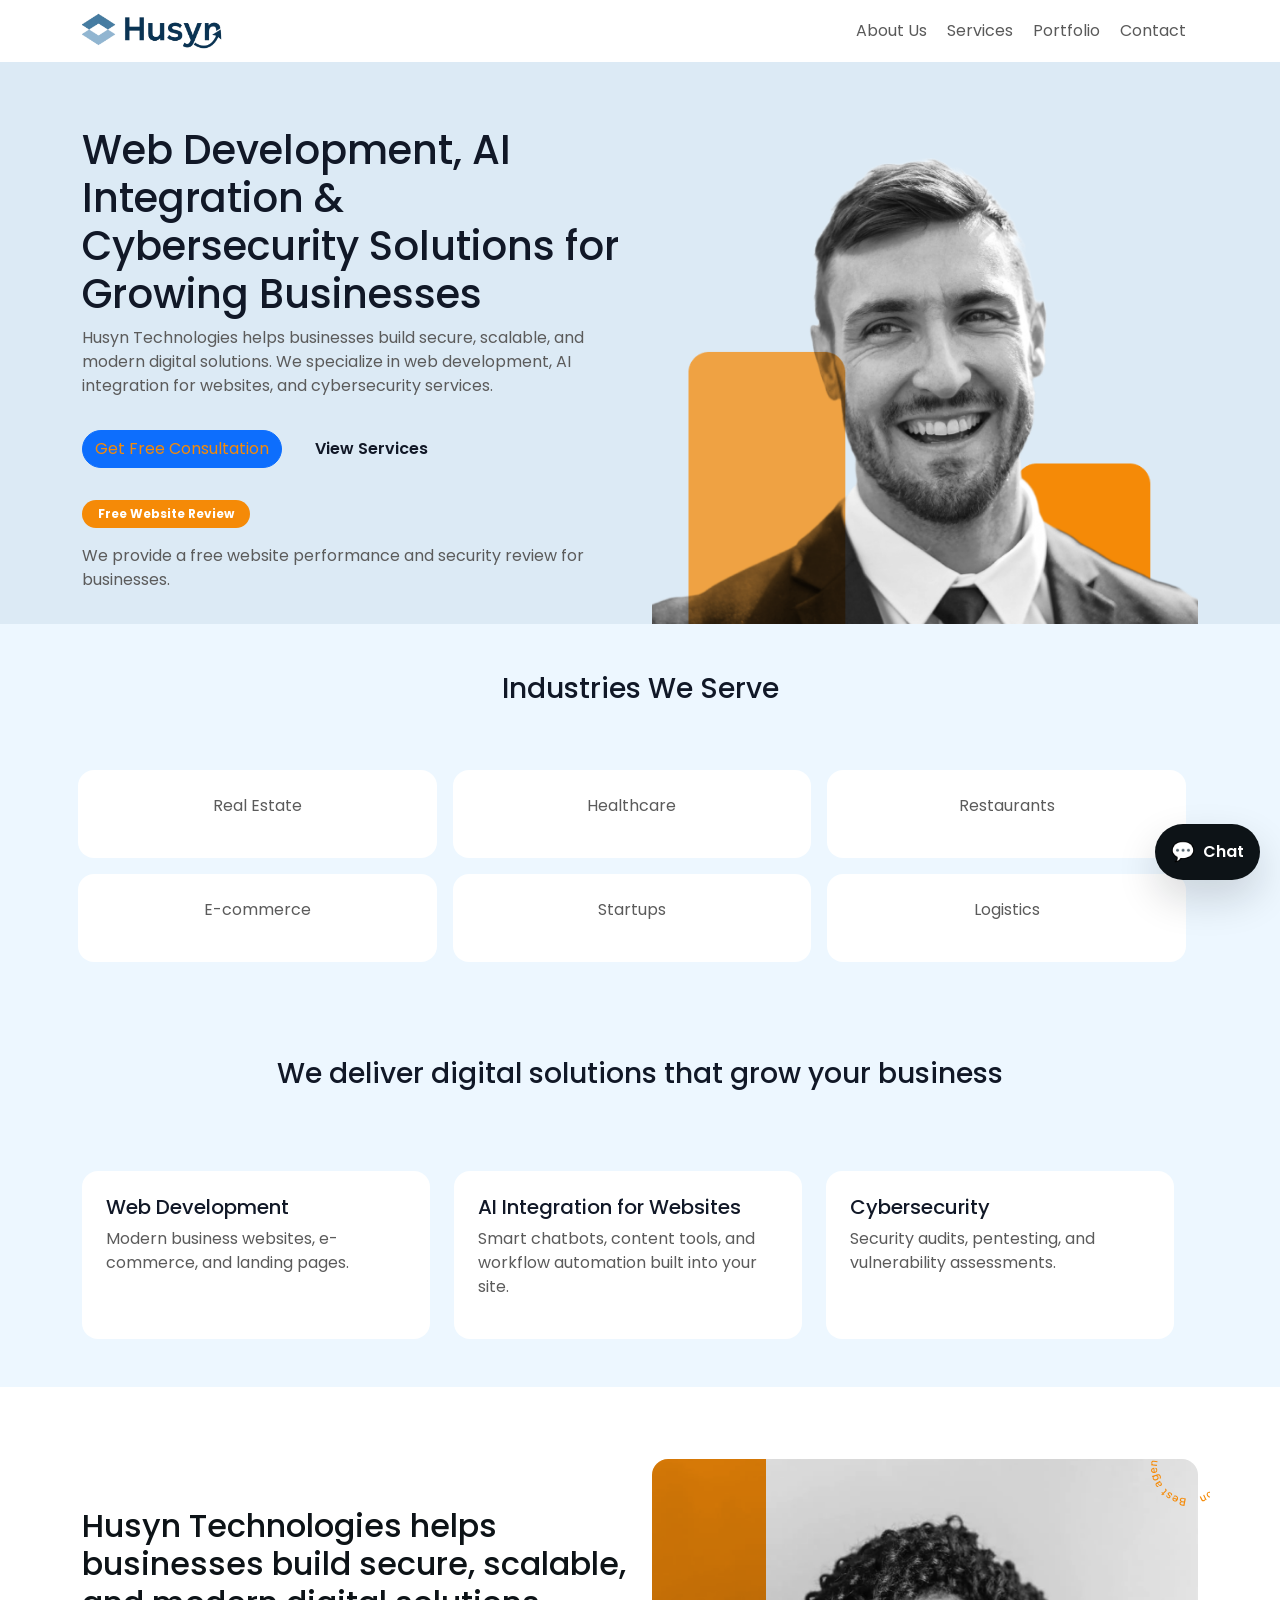
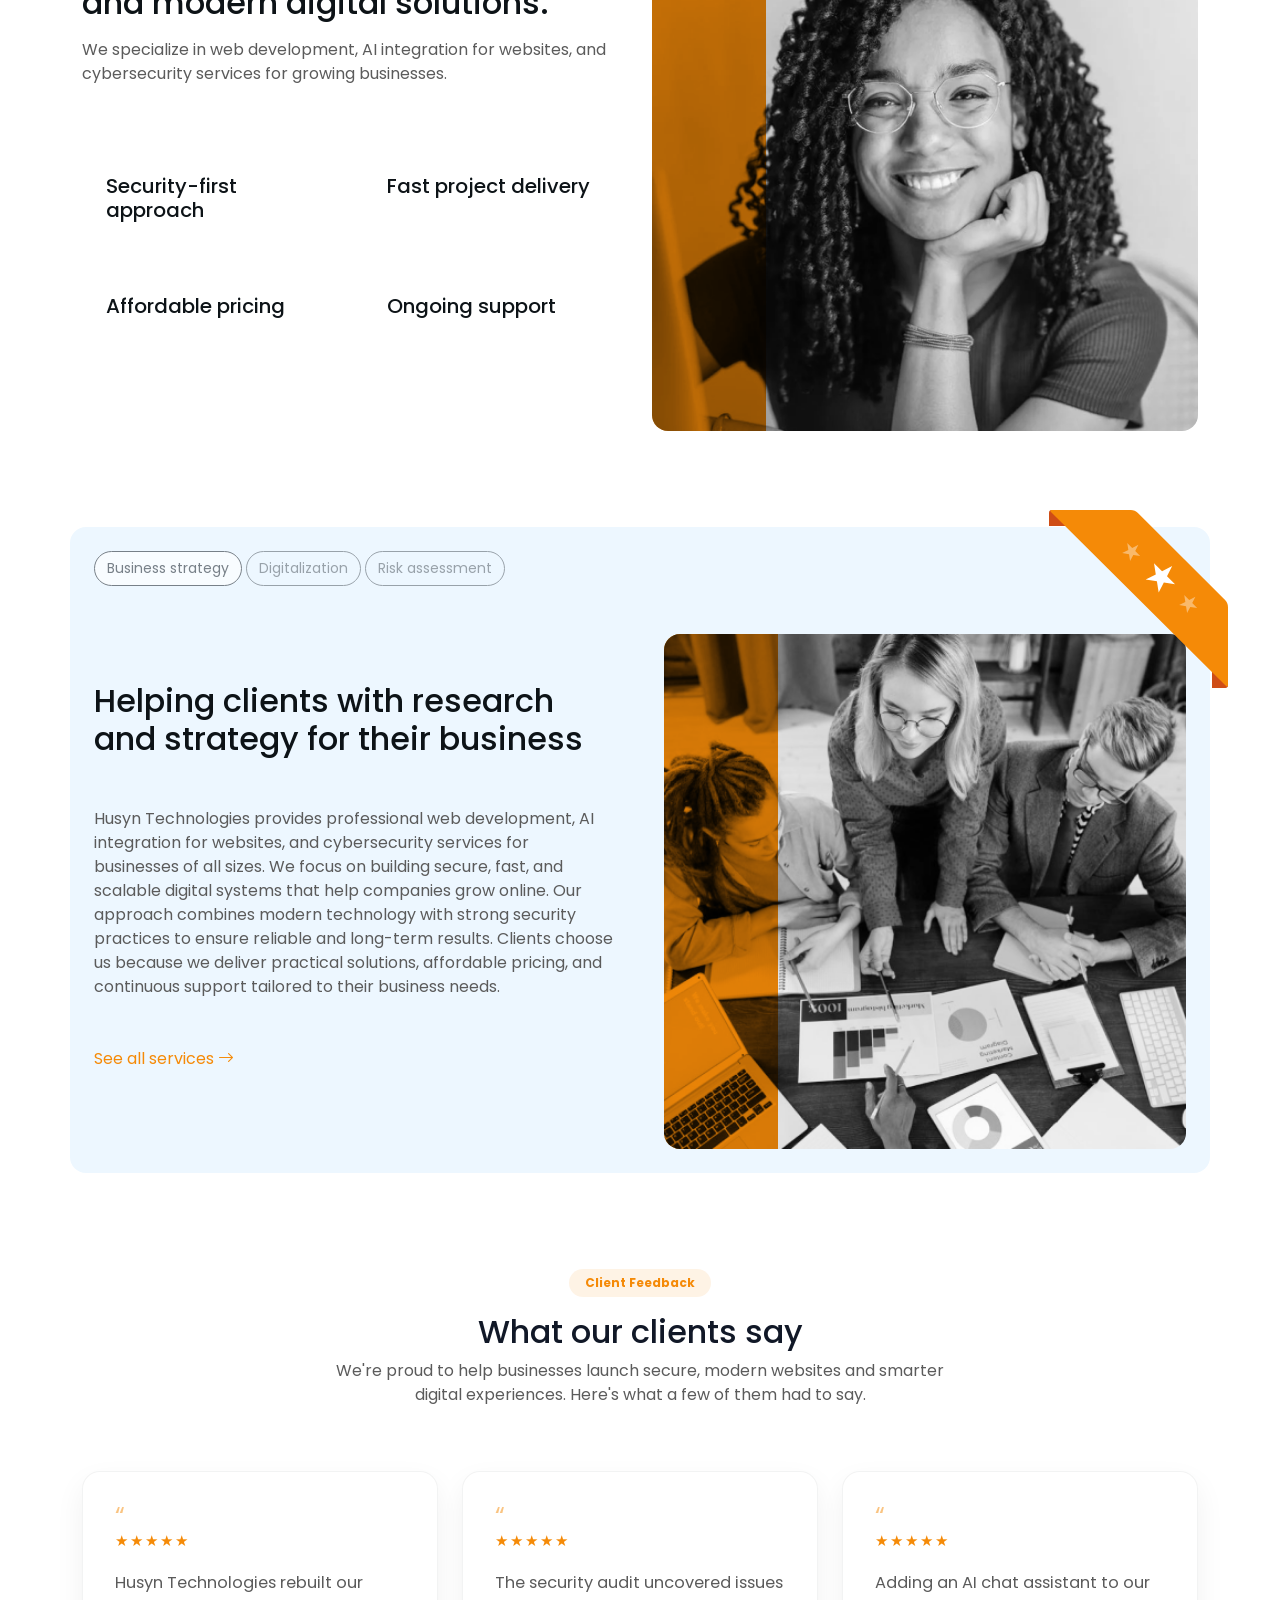
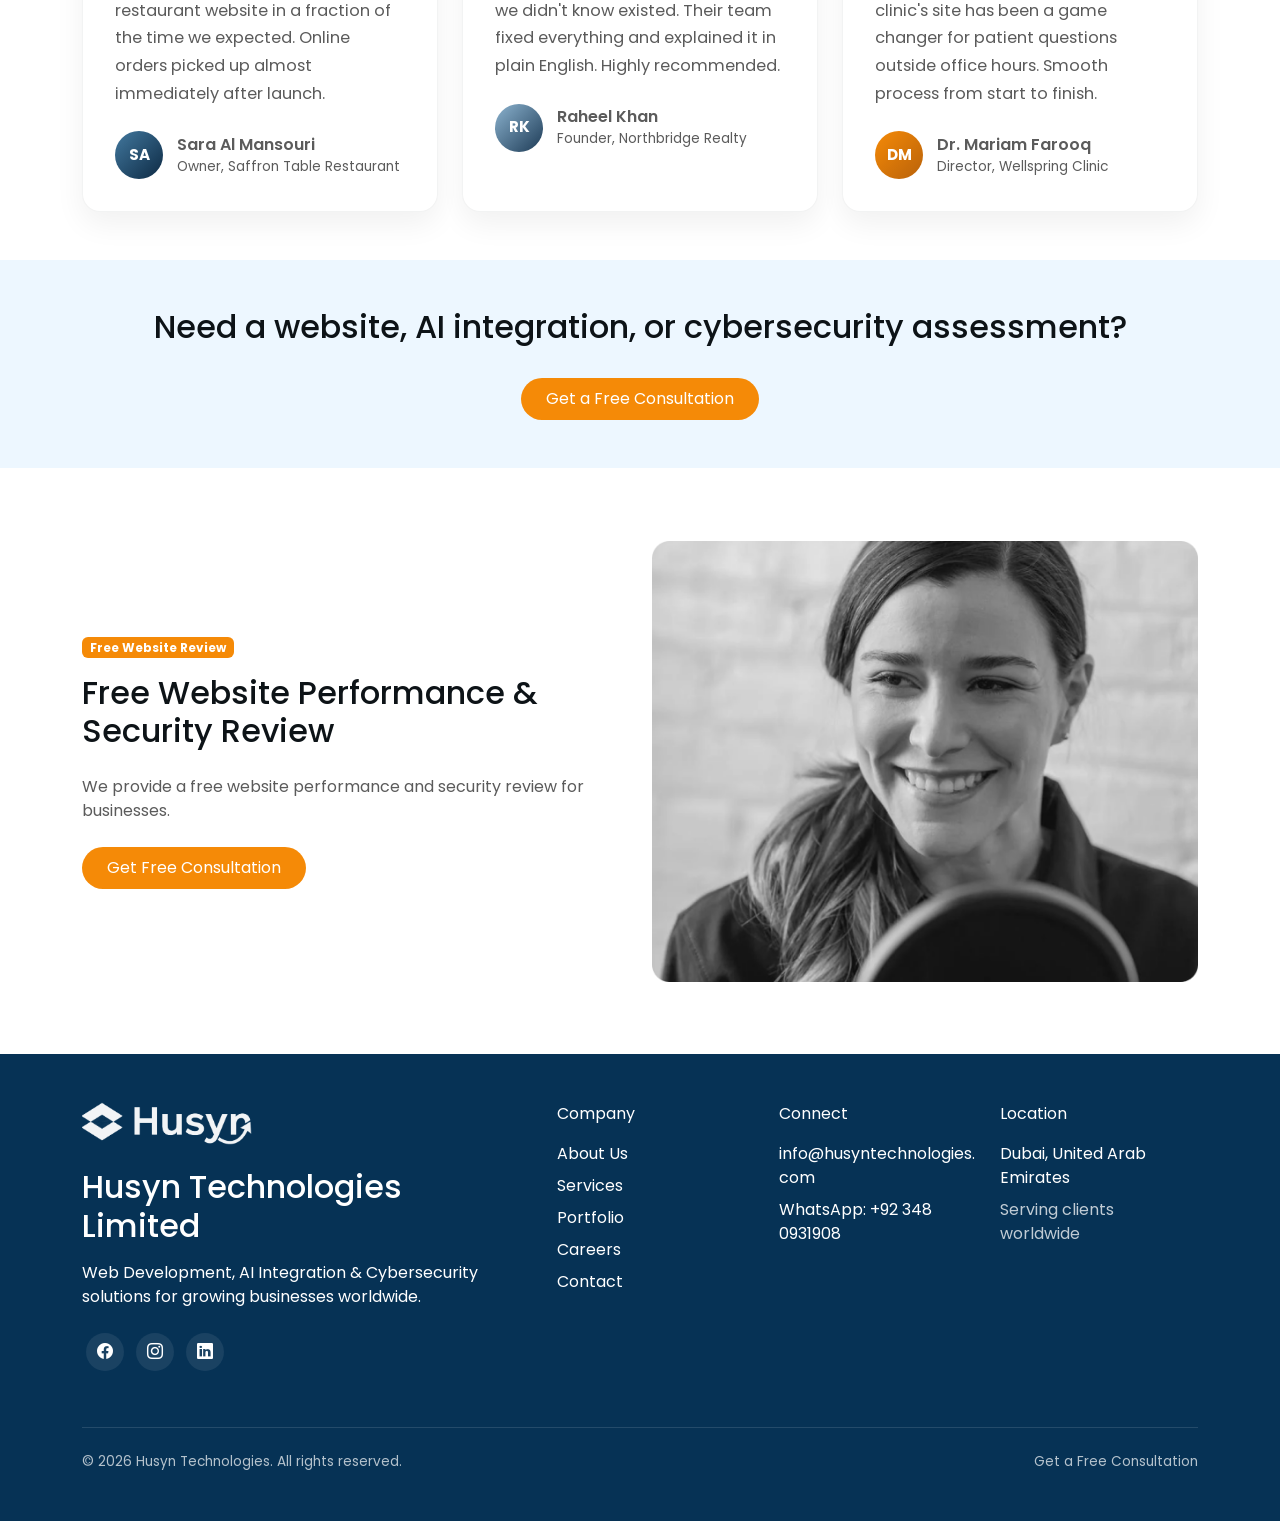
<file: index.html>
<!DOCTYPE html>
<html lang="en">
  <head>
    <meta charset="UTF-8" />
    <meta http-equiv="X-UA-Compatible" content="IE=edge" />
    <meta name="viewport" content="width=device-width, initial-scale=1.0" />
    <title>Husyn Technologies | Web Development, AI Integration & Cybersecurity</title>
    <meta
      name="description"
      content="Husyn Technologies builds secure, scalable websites, AI-powered integrations, and cybersecurity solutions for growing businesses worldwide. Get a free consultation today."
    />
    <meta
      name="keywords"
      content="web development, AI integration, AI integration for websites, cybersecurity, penetration testing, website security audit, Husyn Technologies, Dubai web development"
    />
    <meta name="robots" content="index, follow" />
    <meta name="author" content="Husyn Technologies" />
    <link rel="canonical" href="https://husyntechnologies.com/" />
    <meta name="theme-color" content="#063255" />

    <!-- Open Graph -->
    <meta property="og:type" content="website" />
    <meta property="og:site_name" content="Husyn Technologies" />
    <meta property="og:title" content="Husyn Technologies | Web Development, AI Integration & Cybersecurity" />
    <meta
      property="og:description"
      content="Secure, scalable, modern digital solutions for growing businesses: web development, AI integration for websites, and cybersecurity."
    />
    <meta property="og:url" content="https://husyntechnologies.com/" />
    <meta property="og:image" content="https://husyntechnologies.com/images/og-image.png" />
    <meta property="og:image:width" content="1200" />
    <meta property="og:image:height" content="630" />

    <!-- Twitter -->
    <meta name="twitter:card" content="summary_large_image" />
    <meta name="twitter:title" content="Husyn Technologies | Web Development, AI Integration & Cybersecurity" />
    <meta
      name="twitter:description"
      content="Secure, scalable, modern digital solutions for growing businesses: web development, AI integration for websites, and cybersecurity."
    />
    <meta name="twitter:image" content="https://husyntechnologies.com/images/og-image.png" />

    <!-- Favicons -->
    <link rel="icon" type="image/x-icon" href="./favicon.ico" />
    <link rel="icon" type="image/png" sizes="32x32" href="./images/favicon-32x32.png" />
    <link rel="icon" type="image/png" sizes="16x16" href="./images/favicon-16x16.png" />
    <link rel="apple-touch-icon" sizes="180x180" href="./images/apple-touch-icon.png" />
    <link rel="manifest" href="./site.webmanifest" />

    <!-- Performance: preconnect to third-party origins -->
    <link rel="preconnect" href="https://fonts.googleapis.com" />
    <link rel="preconnect" href="https://fonts.gstatic.com" crossorigin />
    <link rel="preconnect" href="https://cdn.jsdelivr.net" crossorigin />
    <link
      href="https://fonts.googleapis.com/css2?family=Poppins:wght@100;200;300;400;500;600;700;800&display=swap"
      rel="stylesheet"
    />

    <link rel="stylesheet" href="./app.css" />
    <link
      href="https://cdn.jsdelivr.net/npm/bootstrap@5.1.3/dist/css/bootstrap.min.css"
      rel="stylesheet"
      integrity="sha384-1BmE4kWBq78iYhFldvKuhfTAU6auU8tT94WrHftjDbrCEXSU1oBoqyl2QvZ6jIW3"
      crossorigin="anonymous"
    />
    <link
      rel="stylesheet"
      href="https://cdn.jsdelivr.net/npm/bootstrap-icons@1.8.1/font/bootstrap-icons.css"
    />
    <script src="./components/Navbar.js" defer></script>

    <!-- Structured data: Organization -->
    <script type="application/ld+json">
      {
        "@context": "https://schema.org",
        "@type": "Organization",
        "name": "Husyn Technologies",
        "url": "https://husyntechnologies.com/",
        "logo": "https://husyntechnologies.com/images/mylogo.png",
        "description": "Husyn Technologies builds secure, scalable websites, AI-powered integrations, and cybersecurity solutions for growing businesses worldwide.",
        "email": "info@husyntechnologies.com",
        "address": {
          "@type": "PostalAddress",
          "addressLocality": "Dubai",
          "addressCountry": "AE"
        },
        "sameAs": ["https://www.linkedin.com/company/husyn-technologies/"],
        "contactPoint": {
          "@type": "ContactPoint",
          "contactType": "customer support",
          "email": "info@husyntechnologies.com",
          "telephone": "+92-348-0931908",
          "areaServed": "Worldwide"
        }
      }
    </script>
  </head>
  <body>
    <a class="skip-link" href="#main-content">Skip to main content</a>
    <div class="app">
      <!-- Navbar  -->
      <nav id="navbar" class="navbar navbar-expand-md navbar-light"></nav>
      <main id="main-content">
      <!-- Header  -->
      <div class="bg-bluelight container-fluid pt-5 light-bg">
        <div class="container">
          <div class="row">
            <div class="col-md-5 col-lg-6 py-3">
              <div>
                <h1 class="cl-blue-900">
                  Web Development, AI Integration &amp; Cybersecurity Solutions for Growing Businesses
                </h1>
                <p>
                  Husyn Technologies helps businesses build secure, scalable, and modern digital solutions.
                  We specialize in web development, AI integration for websites, and cybersecurity services.
                </p>
              </div>
              <div class="mt-4">
                <a
                  href="./contact.html"
                  type="button"
                  class="btn btn-primary my-2 rounded-pill"
                >
                  Get Free Consultation
                </a>
                <a
                  href="#services"
                  class="btn cl-blue-900 fw-smbold rounded-pill ms-sm-3 ms-md-0 ms-lg-3"
                >
                  View Services
                </a>
              </div>
              <div class="mt-4">
                <div class="badge bg-brand-primay text-white rounded-pill py-2 px-3">Free Website Review</div>
                <p class="mt-3">We provide a free website performance and security review for businesses.</p>
              </div>
            </div>
            <div class="header-img-wrapper col-md-7 col-lg-6 overflow-hidden">
              <img
                class="img-fit-cover mt-5"
                src="./images/Herosection-Img.png"
                alt="Illustration of a business team reviewing a modern website dashboard"
                width="734"
                height="594"
                fetchpriority="high"
              />
            </div>
          </div>
        </div>
      </div>
      <!-- Trust Section  -->
      <section class="container-fluid py-5 bg-bluefaint light-bg reveal">
        <div class="container">
          <div class="row gy-3 gy-md-5">
            <div class="col-12 text-center mb-4">
              <h3 class="cl-blue-900">Industries We Serve</h3>
            </div>
            <div class="row row-cols-2 row-cols-md-3 g-3 reveal-stagger">
              <div class="col">
                <div class="card border-0 b-6 p-4 text-center">
                  <p>Real Estate</p>
                </div>
              </div>
              <div class="col">
                <div class="card border-0 b-6 p-4 text-center">
                  <p>Healthcare</p>
                </div>
              </div>
              <div class="col">
                <div class="card border-0 b-6 p-4 text-center">
                  <p>Restaurants</p>
                </div>
              </div>
              <div class="col">
                <div class="card border-0 b-6 p-4 text-center">
                  <p>E-commerce</p>
                </div>
              </div>
              <div class="col">
                <div class="card border-0 b-6 p-4 text-center">
                  <p>Startups</p>
                </div>
              </div>
              <div class="col">
                <div class="card border-0 b-6 p-4 text-center">
                  <p>Logistics</p>
                </div>
              </div>
            </div>
          </div>
        </div>
      </section>
      <!-- Features Section  -->
      <section class="container-fluid py-5 bg-bluefaint light-bg reveal">
        <div class="container">
          <div class="row gy-4 gy-md-5">
            <div class="col-12 text-center mb-4">
              <h3 class="cl-blue-900">We deliver digital solutions that grow your business</h3>
            </div>
            <div class="row row-cols-1 row-cols-sm-2 row-cols-md-3 g-4 reveal-stagger">
              <div class="col">
                <div class="card border-0 b-6 p-4 h-100">
                  <h5 class="cl-blue-900">Web Development</h5>
                  <p>Modern business websites, e-commerce, and landing pages.</p>
                </div>
              </div>
              <div class="col">
                <div class="card border-0 b-6 p-4 h-100">
                  <h5 class="cl-blue-900">AI Integration for Websites</h5>
                  <p>Smart chatbots, content tools, and workflow automation built into your site.</p>
                </div>
              </div>
              <div class="col">
                <div class="card border-0 b-6 p-4 h-100">
                  <h5 class="cl-blue-900">Cybersecurity</h5>
                  <p>Security audits, pentesting, and vulnerability assessments.</p>
                </div>
              </div>
            </div>
          </div>
        </div>
      </section>
      <!-- About Section  -->
      <section class="container-fluid py-5 mt-4 overflow-hidden light-bg reveal">
        <div class="container position-relative">
          <div class="row row-cols-2">
            <div class="col-12 col-md-6 py-4 py-md-5">
              <h2 class="">
                Husyn Technologies helps businesses build secure, scalable, and modern digital solutions.
              </h2>
              <p class="mt-3">
                We specialize in web development, AI integration for websites, and cybersecurity services for growing businesses.
              </p>
              <div class="row row-cols-1 row-cols-sm-2 mt-5 g-3 reveal-stagger is-visible">
                <div class="col">
                  <div class="card border-0 b-6 p-4">
                    <h5>Security-first approach</h5>
                  </div>
                </div>
                <div class="col">
                  <div class="card border-0 b-6 p-4">
                    <h5>Fast project delivery</h5>
                  </div>
                </div>
                <div class="col">
                  <div class="card border-0 b-6 p-4">
                    <h5>Affordable pricing</h5>
                  </div>
                </div>
                <div class="col">
                  <div class="card border-0 b-6 p-4">
                    <h5>Ongoing support</h5>
                  </div>
                </div>
              </div>
            </div>
            <div class="col-12 col-md-6 position-relative img-zoom">
              <div class="img-bar"></div>
              <img
                src="./images/Circle.svg"
                alt=""
                class="overlay-img--circle p-tr position-absolute"
                loading="lazy"
              />
              <img
                class="img-fit-cover b-6"
                src="./images/Aboutsection-Img.png"
                alt="Husyn Technologies team collaborating on a digital project"
                loading="lazy"
                width="637"
                height="667"
              />
            </div>
          </div>
        </div>
      </section>
      <!-- Services Section  -->
      <section
        id="services"
        class="container-fluid py-5 overflow-hidden light-bg reveal"
      >
        <div class="container b-6 bg-bluefaint p-4 position-relative">
          <div class="row">
            <div class="serviceTabs-wrapper col-12">
              <button
                type="button"
                class="btn bg-white fs-7 rounded-pill"
                disabled
              >
                Business strategy
              </button>
              <button
                type="button"
                class="btn btn-outline-secondary mt-1 mt-sm-0 fs-7 rounded-pill"
                disabled
              >
                Digitalization
              </button>
              <button
                type="button"
                class="btn btn-outline-secondary mt-1 mt-sm-0 fs-7 rounded-pill"
                disabled
              >
                Risk assessment
              </button>
            </div>
            <div class="service-section-wrappper col-12">
              <div class="row pt-4 pt-md-5 gx-5 row-cols-2">
                <div class="col-12 col-md-6 py-4 py-md-5 order-2 order-md-1">
                  <h2 class="">
                    Helping clients with research and strategy for their
                    business
                  </h2>
                  <div class="p-body mt-3 mt-sm-4 mt-md-5">
                    <p>
                      Husyn Technologies provides professional web development, AI integration for websites, and cybersecurity services for businesses of all sizes. We focus on building secure, fast, and scalable digital systems that help companies grow online. Our approach combines modern technology with strong security practices to ensure reliable and long-term results. Clients choose us because we deliver practical solutions, affordable pricing, and continuous support tailored to their business needs.
                    </p>
                  </div>
                  <div class="mt-3 mt-sm-4 mt-md-5">
                    <a href="./service.html" class=""
                      >See all services <i class="bi bi-arrow-right"></i
                    ></a>
                  </div>
                </div>
                <div
                  class="col-12 col-md-6 overflow-hidden b-6 position-relative order-1 order-md-2 img-zoom"
                >
                  <div class="img-bar"></div>
                  <img
                    class="img-fit-cover b-6"
                    src="./images/Servicesection-Img.png"
                    alt="Husyn Technologies consultant reviewing a website strategy"
                    loading="lazy"
                  />
                </div>
              </div>
            </div>
          </div>
          <img
            class="overlay-img--ribbon position-absolute"
            src="./images/Ribbon.svg"
            alt=""
            loading="lazy"
          />
        </div>
      </section>
      <!-- Testimonials Section  -->
      <section class="container-fluid py-5 light-bg reveal" aria-labelledby="testimonialsHeading">
        <div class="container">
          <div class="row">
            <div class="col-12 text-center mb-5">
              <span class="badge bg-brand-primayfaint rounded-pill py-2 px-3 mb-3">Client Feedback</span>
              <h2 id="testimonialsHeading" class="cl-blue-900">What our clients say</h2>
              <p class="mx-auto" style="max-width: 38rem;">
                We're proud to help businesses launch secure, modern websites and smarter digital experiences. Here's what a few of them had to say.
              </p>
            </div>
          </div>
          <div class="row g-4 reveal-stagger is-visible">
            <div class="col-12 col-md-4">
              <div class="testimonial-card">
                <div class="testimonial-quote-icon" aria-hidden="true">&#8220;</div>
                <div class="testimonial-stars" aria-label="5 out of 5 stars">★★★★★</div>
                <p class="testimonial-quote">
                  Husyn Technologies rebuilt our restaurant website in a fraction of the time we expected. Online orders picked up almost immediately after launch.
                </p>
                <div class="testimonial-author">
                  <div class="avatar-initial">SA</div>
                  <div>
                    <p class="testimonial-author-name">Sara Al Mansouri</p>
                    <p class="testimonial-author-role">Owner, Saffron Table Restaurant</p>
                  </div>
                </div>
              </div>
            </div>
            <div class="col-12 col-md-4">
              <div class="testimonial-card">
                <div class="testimonial-quote-icon" aria-hidden="true">&#8220;</div>
                <div class="testimonial-stars" aria-label="5 out of 5 stars">★★★★★</div>
                <p class="testimonial-quote">
                  The security audit uncovered issues we didn't know existed. Their team fixed everything and explained it in plain English. Highly recommended.
                </p>
                <div class="testimonial-author">
                  <div class="avatar-initial alt-1">RK</div>
                  <div>
                    <p class="testimonial-author-name">Raheel Khan</p>
                    <p class="testimonial-author-role">Founder, Northbridge Realty</p>
                  </div>
                </div>
              </div>
            </div>
            <div class="col-12 col-md-4">
              <div class="testimonial-card">
                <div class="testimonial-quote-icon" aria-hidden="true">&#8220;</div>
                <div class="testimonial-stars" aria-label="5 out of 5 stars">★★★★★</div>
                <p class="testimonial-quote">
                  Adding an AI chat assistant to our clinic's site has been a game changer for patient questions outside office hours. Smooth process from start to finish.
                </p>
                <div class="testimonial-author">
                  <div class="avatar-initial alt-2">DM</div>
                  <div>
                    <p class="testimonial-author-name">Dr. Mariam Farooq</p>
                    <p class="testimonial-author-role">Director, Wellspring Clinic</p>
                  </div>
                </div>
              </div>
            </div>
          </div>
        </div>
      </section>
      <!-- CTA  -->
      <section class="container-fluid py-5 bg-bluefaint light-bg text-center reveal">
        <div class="container">
          <h2>Need a website, AI integration, or cybersecurity assessment?</h2>
          <a href="./contact.html" class="btn bg-brand-primay text-white rounded-pill px-4 py-2 mt-4">
            Get a Free Consultation
          </a>
        </div>
      </section>
      <!-- Video Section  -->
      <section
        id="videoSection"
        class="container-fluid py-5 my-md-3 my-lg-4 reveal"
      ></section>
      </main>
      <!-- Footer  -->
      <footer
        id="footer"
        class="container-fluid bg-blueDark py-5 dark-bg"
      ></footer>
    </div>
    <!-- Bootstrap CDN link  -->
    <script
      src="https://cdn.jsdelivr.net/npm/bootstrap@5.1.3/dist/js/bootstrap.bundle.min.js"
      integrity="sha384-ka7Sk0Gln4gmtz2MlQnikT1wXgYsOg+OMhuP+IlRH9sENBO0LRn5q+8nbTov4+1p"
      crossorigin="anonymous"
    ></script>
    <div class="chat-widget" id="chatWidget">
      <button class="chat-widget-toggle" id="chatWidgetToggle" aria-label="Open chat" aria-expanded="false" aria-controls="chatWidgetPanel">
        <span class="chat-widget-icon" aria-hidden="true">💬</span>
        <span class="chat-widget-label">Chat</span>
      </button>
      <div class="chat-widget-panel" id="chatWidgetPanel" aria-hidden="true">
        <div class="chat-widget-header">
          <div>
            <strong>Support Chat</strong>
            <p>How can we help you today?</p>
          </div>
          <button type="button" class="chat-widget-close" id="chatWidgetClose" aria-label="Close chat">✕</button>
        </div>
        <div class="chat-widget-body" id="chatWidgetBody">
          <div class="chat-message bot">Hi there! 👋 Ask me about our services, pricing, contact info, or business hours.</div>
        </div>
        <form class="chat-widget-form" id="chatWidgetForm">
          <input type="text" id="chatWidgetInput" placeholder="Type your message..." aria-label="Type your message" />
          <button type="submit" class="chat-widget-send">Send</button>
        </form>
      </div>
    </div>
    <!--  App.js file -->
    <script src="./app.js"></script>
    <!--  Component : Footer -->
    <script src="./components/Footer.js"></script>
    <!--  Component : Posts -->
    <script src="./components/Posts.js"></script>
    <!--  Component : videoSection -->
    <script src="./components/VideoSection.js"></script>
  </body>
</html>
</file>
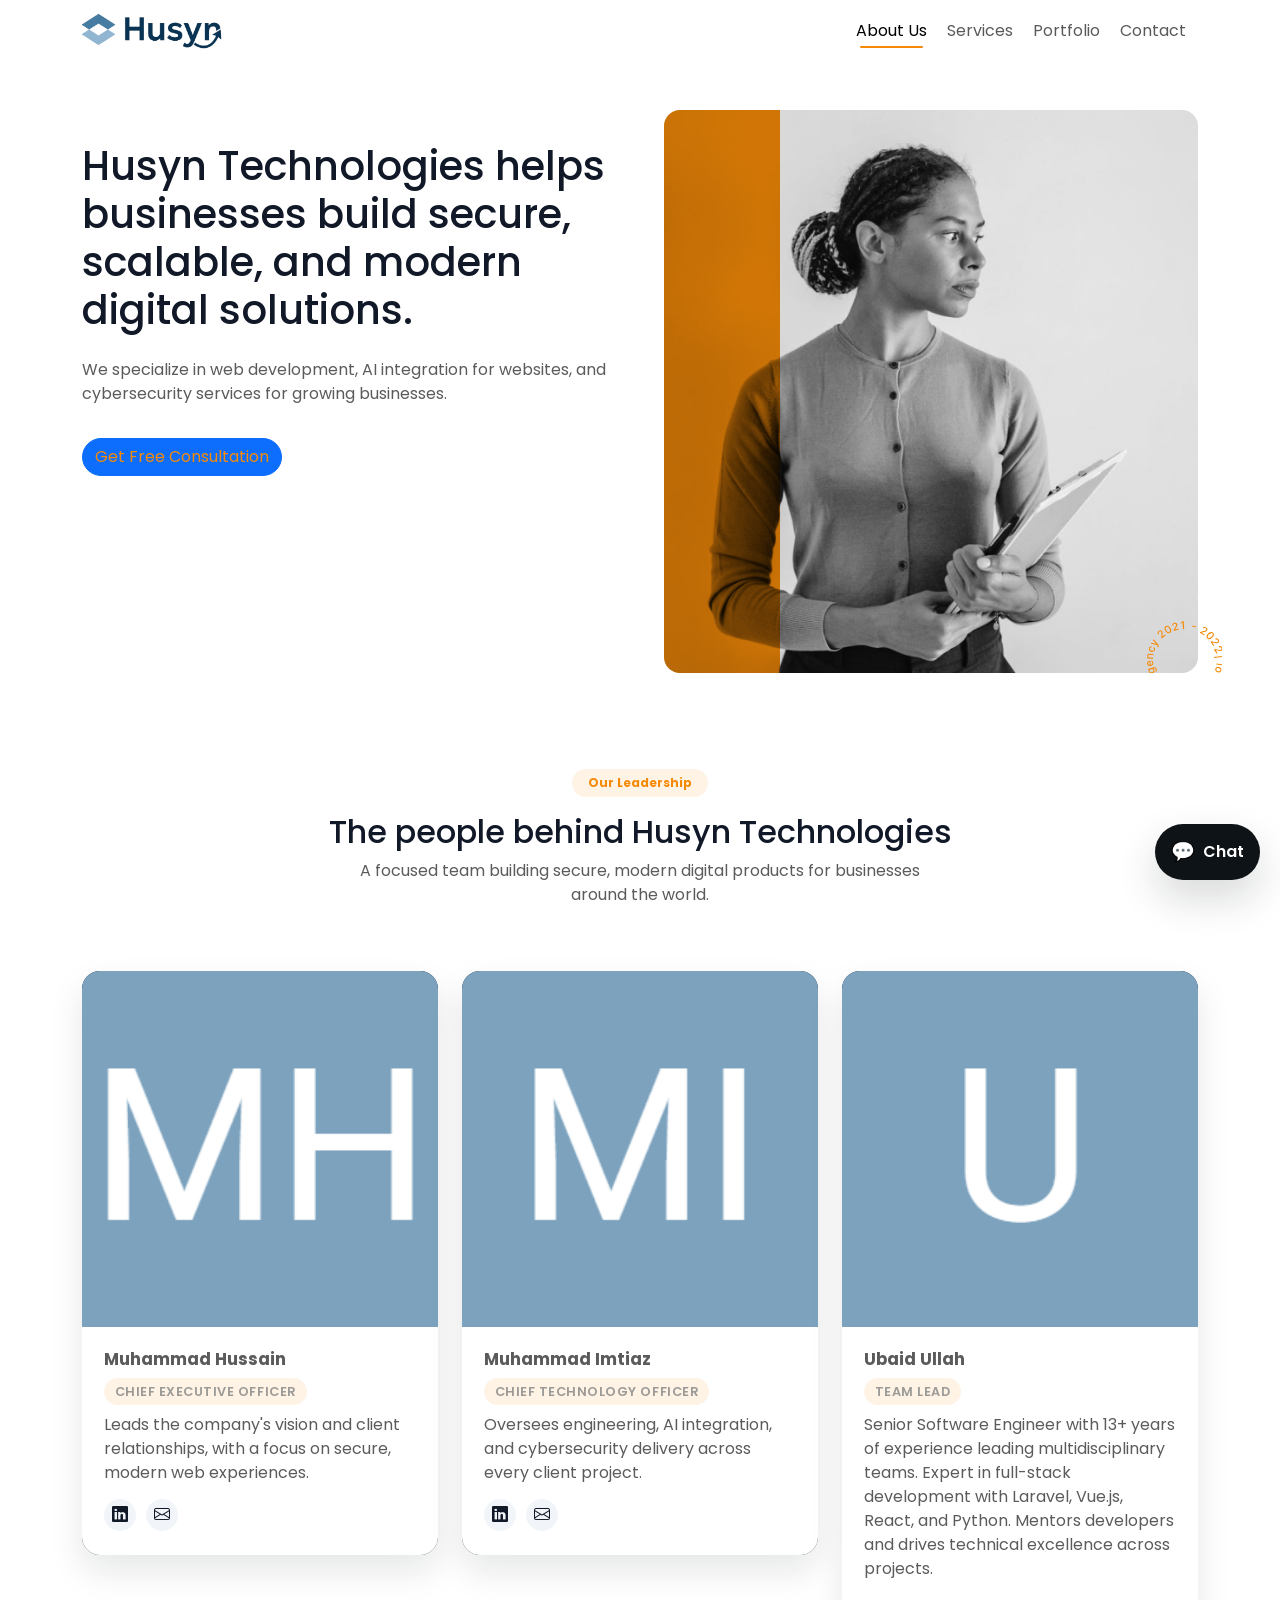
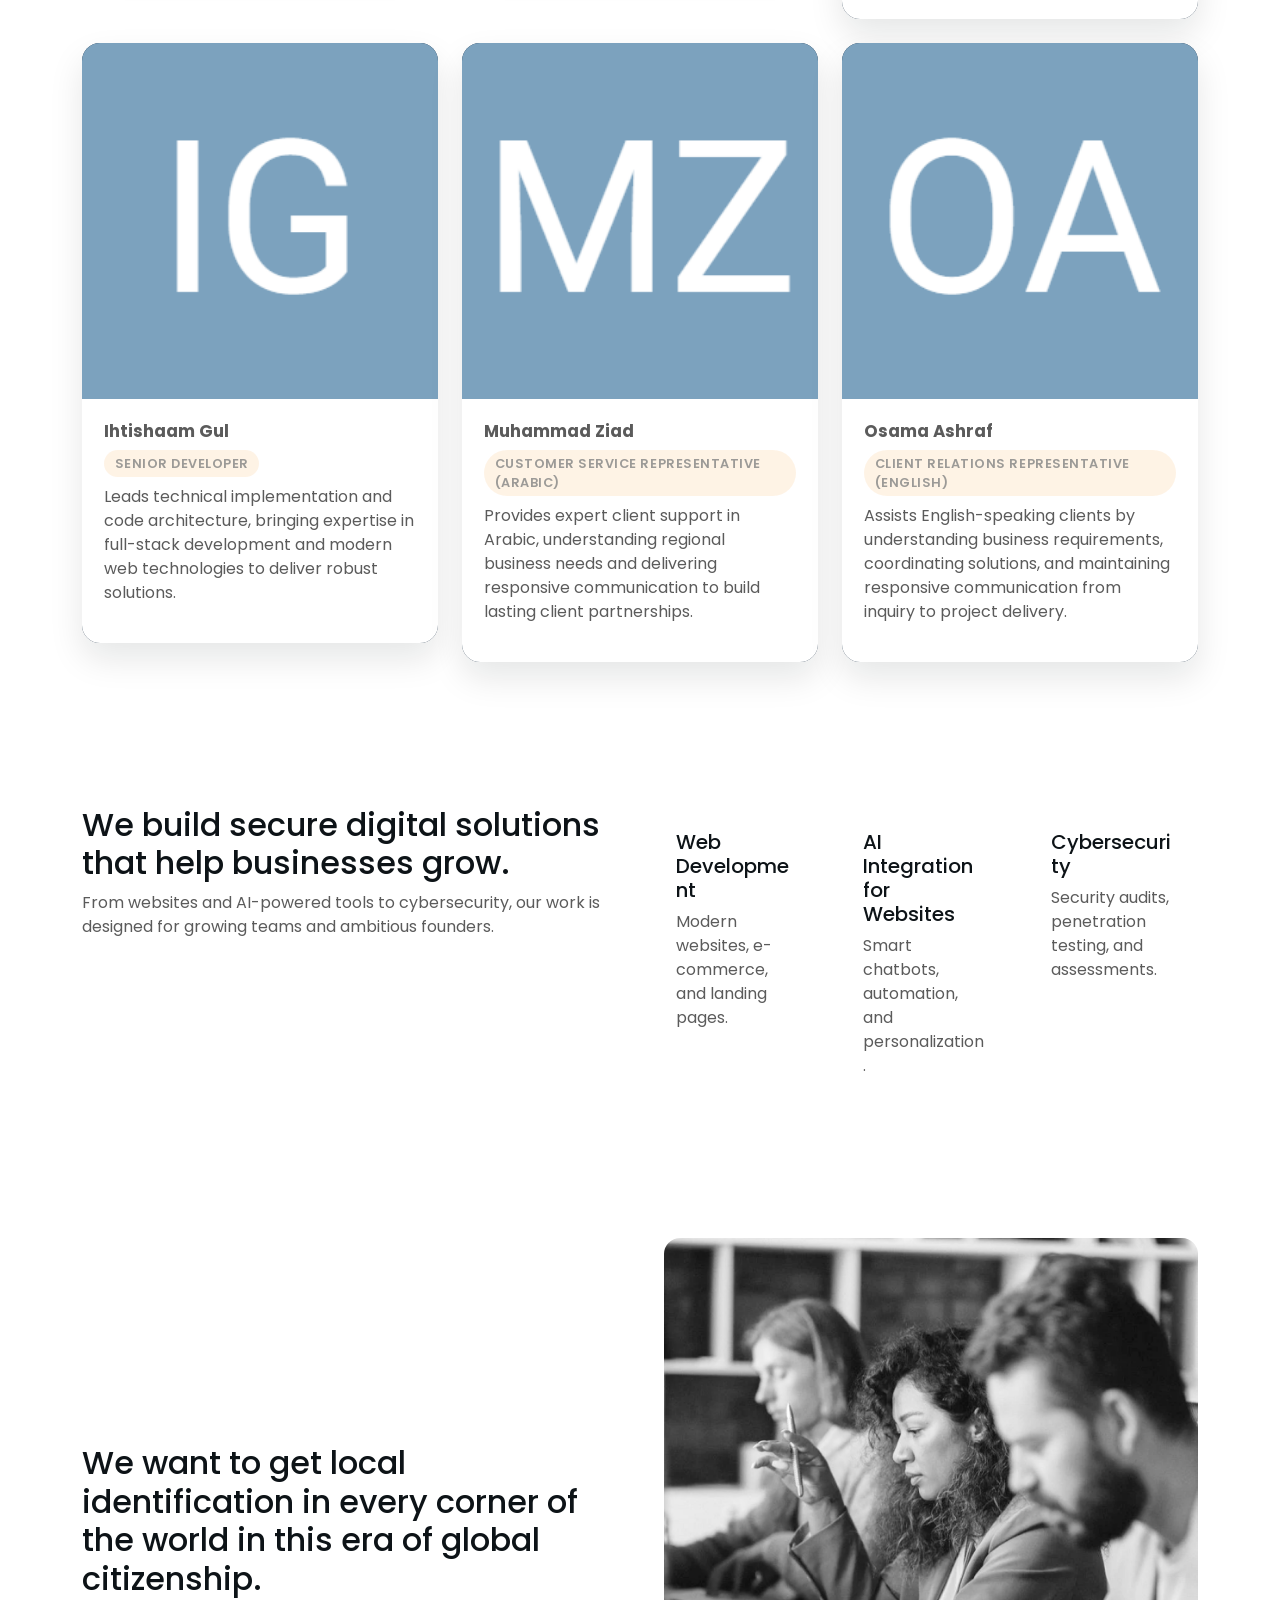
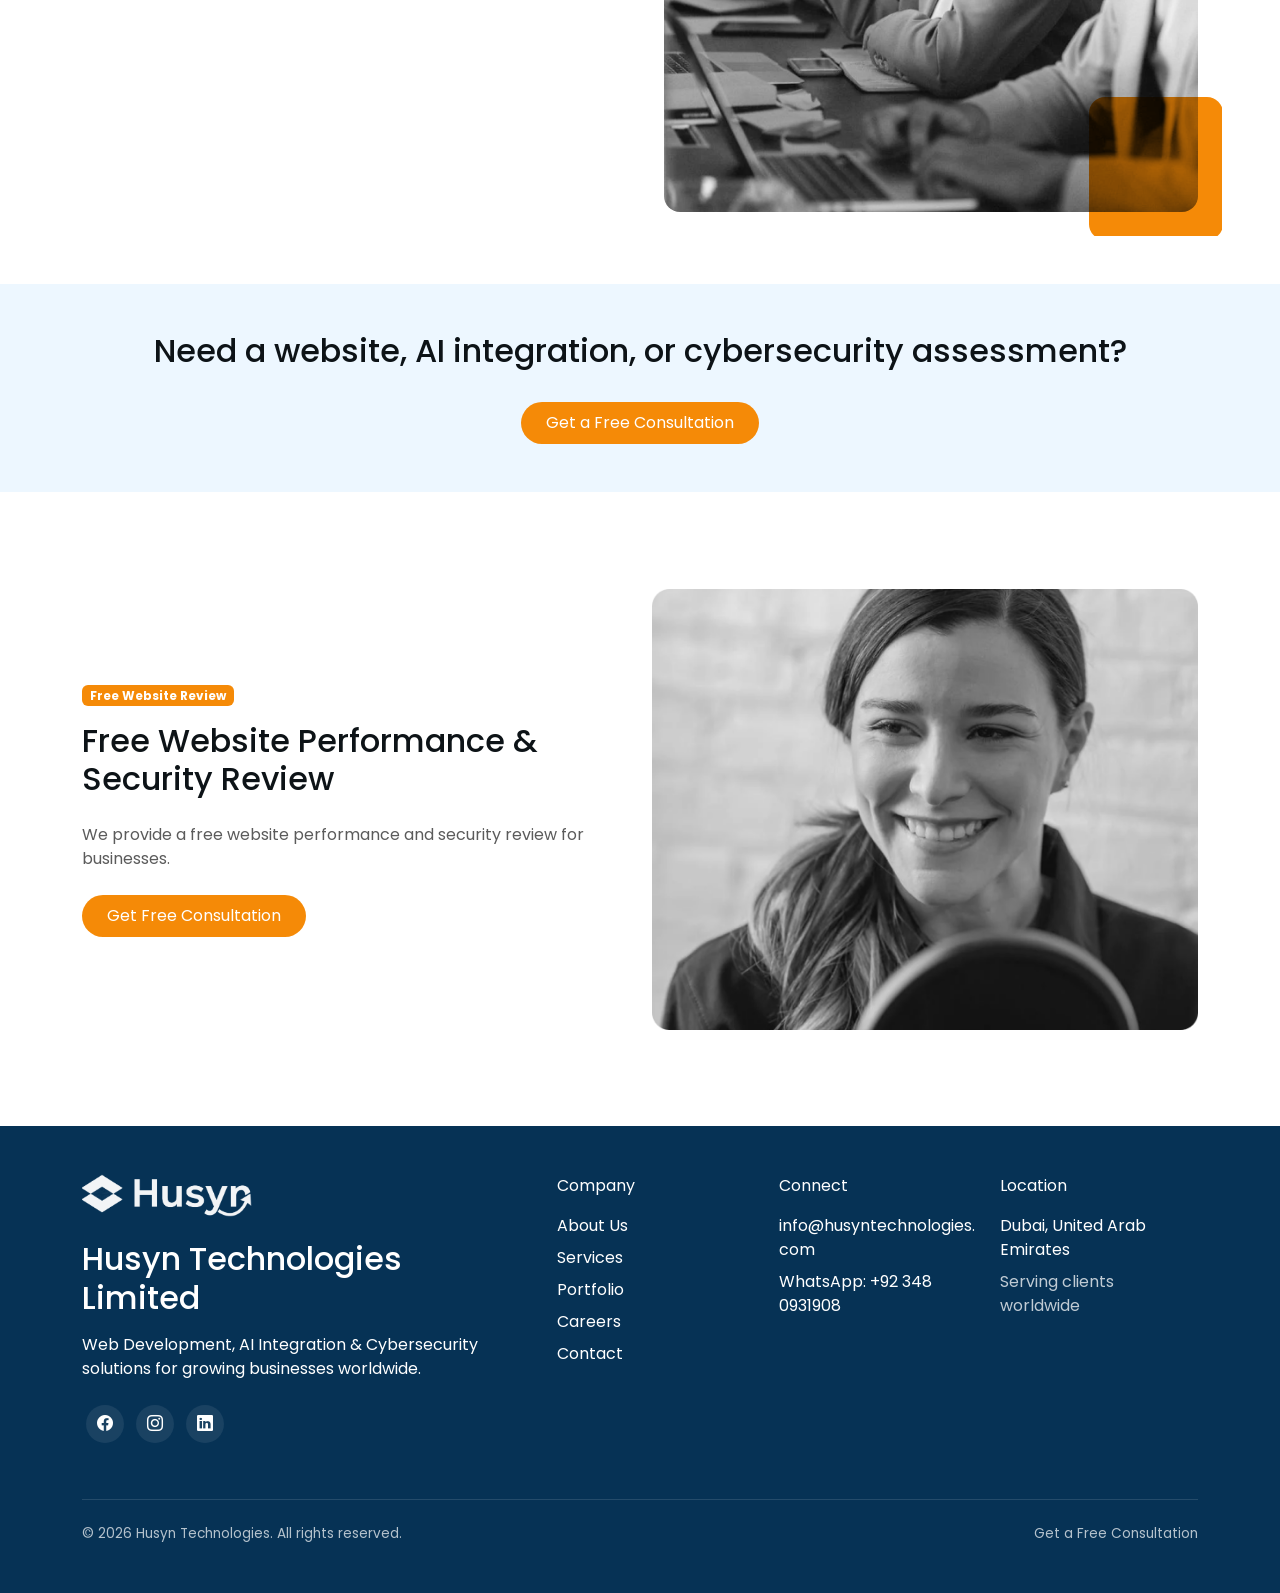
<file: aboutUs.html>
<!DOCTYPE html>
<html lang="en">
  <head>
    <meta charset="UTF-8" />
    <meta http-equiv="X-UA-Compatible" content="IE=edge" />
    <meta name="viewport" content="width=device-width, initial-scale=1.0" />
    <title>About Us | Husyn Technologies</title>
    <meta
      name="description"
      content="Meet Husyn Technologies: a web development, AI integration, and cybersecurity team led by CEO Muhammad Hussain and CTO Muhammad Imtiaz, helping businesses grow online."
    />
    <meta
      name="keywords"
      content="about Husyn Technologies, web development company, AI integration company, cybersecurity company, Muhammad Hussain, Muhammad Imtiaz"
    />
    <meta name="robots" content="index, follow" />
    <meta name="author" content="Husyn Technologies" />
    <link rel="canonical" href="https://husyntechnologies.com/aboutUs.html" />
    <meta name="theme-color" content="#063255" />

    <meta property="og:type" content="website" />
    <meta property="og:site_name" content="Husyn Technologies" />
    <meta property="og:title" content="About Us | Husyn Technologies" />
    <meta property="og:description" content="Meet the team behind Husyn Technologies and learn how we help businesses build secure, modern digital solutions." />
    <meta property="og:url" content="https://husyntechnologies.com/aboutUs.html" />
    <meta property="og:image" content="https://husyntechnologies.com/images/og-image.png" />
    <meta name="twitter:card" content="summary_large_image" />
    <meta name="twitter:title" content="About Us | Husyn Technologies" />
    <meta name="twitter:description" content="Meet the team behind Husyn Technologies and learn how we help businesses build secure, modern digital solutions." />
    <meta name="twitter:image" content="https://husyntechnologies.com/images/og-image.png" />

    <link rel="icon" type="image/x-icon" href="./favicon.ico" />
    <link rel="icon" type="image/png" sizes="32x32" href="./images/favicon-32x32.png" />
    <link rel="icon" type="image/png" sizes="16x16" href="./images/favicon-16x16.png" />
    <link rel="apple-touch-icon" sizes="180x180" href="./images/apple-touch-icon.png" />
    <link rel="manifest" href="./site.webmanifest" />

    <link rel="preconnect" href="https://fonts.googleapis.com" />
    <link rel="preconnect" href="https://fonts.gstatic.com" crossorigin />
    <link rel="preconnect" href="https://cdn.jsdelivr.net" crossorigin />
    <link
      href="https://fonts.googleapis.com/css2?family=Poppins:wght@100;200;300;400;500;600;700;800&display=swap"
      rel="stylesheet"
    />

    <link rel="stylesheet" href="./app.css" />
    <link
      href="https://cdn.jsdelivr.net/npm/bootstrap@5.1.3/dist/css/bootstrap.min.css"
      rel="stylesheet"
      integrity="sha384-1BmE4kWBq78iYhFldvKuhfTAU6auU8tT94WrHftjDbrCEXSU1oBoqyl2QvZ6jIW3"
      crossorigin="anonymous"
    />
    <link
      rel="stylesheet"
      href="https://cdn.jsdelivr.net/npm/bootstrap-icons@1.8.1/font/bootstrap-icons.css"
    />
    <script src="./components/Navbar.js" defer></script>

    <script type="application/ld+json">
      {
        "@context": "https://schema.org",
        "@type": "AboutPage",
        "name": "About Husyn Technologies",
        "url": "https://husyntechnologies.com/aboutUs.html",
        "mainEntity": {
          "@type": "Organization",
          "name": "Husyn Technologies",
          "founder": [
            { "@type": "Person", "name": "Muhammad Hussain", "jobTitle": "Chief Executive Officer" },
            { "@type": "Person", "name": "Muhammad Imtiaz", "jobTitle": "Chief Technology Officer" }
          ],
          "address": { "@type": "PostalAddress", "addressLocality": "Dubai", "addressCountry": "AE" }
        }
      }
    </script>
  </head>
  <body>
    <a class="skip-link" href="#main-content">Skip to main content</a>
    <div class="app">
      <!-- Navbar  -->
      <nav id="navbar" class="navbar navbar-expand-md navbar-light"></nav>
      <main id="main-content">
      <!-- Header  -->
      <div class="container-fluid py-4 py-md-5 light-bg overflow-hidden">
        <div class="container">
          <div class="row g-5">
            <div class="col-md-5 col-lg-6 py-3">
              <div>
                <h1 class="cl-blue-900 mt-3">
                  Husyn Technologies helps businesses build secure, scalable, and modern digital solutions.
                </h1>
                <p class="my-4">
                  We specialize in web development, AI integration for websites, and cybersecurity services for growing businesses.
                </p>
              </div>
              <div class="mt-4">
                <a
                  href="./contact.html"
                  type="button"
                  class="btn btn-primary my-2 rounded-pill"
                >
                  Get Free Consultation
                </a>
              </div>
            </div>
            <div class="col-md-7 col-lg-6 position-relative img-zoom">
              <div class="img-bar"></div>
              <img
                src="./images/Circle.svg"
                alt=""
                class="overlay-img--circle p-br position-absolute"
                loading="lazy"
              />
              <img
                class="img-fit-cover b-6"
                src="./images/hederImg-AbtUs.png"
                alt="Husyn Technologies team discussing a project plan"
                width="616"
                height="650"
                fetchpriority="high"
              />
            </div>
          </div>
        </div>
      </div>
      <!-- Leadership Section  -->
      <!-- <section class="container-fluid py-5 light-bg reveal">
        <div class="container">
          <div class="row">
            <div class="col-12 text-center mb-5">
              <span class="badge bg-brand-primayfaint rounded-pill py-2 px-3 mb-3">Our Leadership</span>
              <h2 class="cl-blue-900">The people behind Husyn Technologies</h2>
              <p class="mx-auto" style="max-width: 38rem;">
                A focused team building secure, modern digital products for businesses around the world.
              </p>
            </div>
          </div>
          <div class="row g-4 justify-content-center reveal-stagger is-visible">
            <div class="col-12 col-sm-6 col-lg-4">
              <div class="leader-card">
                <img src="./images/avatar-ceo.svg" alt="Portrait placeholder for Muhammad Hussain, CEO of Husyn Technologies" loading="lazy" />
                <div class="leader-card-body">
                  <p class="leader-name">Muhammad Hussain</p>
                  <span class="leader-role">Chief Executive Officer</span>
                  <p class="mt-2 mb-0">
                    Leads the company's vision and client relationships, with a focus on secure, modern web experiences.
                  </p>
                  <div class="leader-socials">
                    <a href="https://www.linkedin.com/company/husyn-technologies/" target="_blank" rel="noopener" aria-label="Muhammad Hussain on LinkedIn">
                      <i class="bi bi-linkedin" aria-hidden="true"></i>
                    </a>
                    <a href="mailto:info@husyntechnologies.com" aria-label="Email Muhammad Hussain">
                      <i class="bi bi-envelope" aria-hidden="true"></i>
                    </a>
                  </div>
                </div>
              </div>
            </div>
            <div class="col-12 col-sm-6 col-lg-4">
              <div class="leader-card">
                <img src="./images/avatar-cto.svg" alt="Portrait placeholder for Muhammad Imtiaz, CTO of Husyn Technologies" loading="lazy" />
                <div class="leader-card-body">
                  <p class="leader-name">Muhammad Imtiaz</p>
                  <span class="leader-role">Chief Technology Officer</span>
                  <p class="mt-2 mb-0">
                    Oversees engineering, AI integration, and cybersecurity delivery across every client project.
                  </p>
                  <div class="leader-socials">
                    <a href="https://www.linkedin.com/company/husyn-technologies/" target="_blank" rel="noopener" aria-label="Muhammad Imtiaz on LinkedIn">
                      <i class="bi bi-linkedin" aria-hidden="true"></i>
                    </a>
                    <a href="mailto:info@husyntechnologies.com" aria-label="Email Muhammad Imtiaz">
                      <i class="bi bi-envelope" aria-hidden="true"></i>
                    </a>
                  </div>
                </div>
              </div>
            </div>
          </div>
        </div>
      </section> -->

      <section class="container-fluid py-5 light-bg reveal">
        <div class="container">
          <div class="row">
            <div class="col-12 text-center mb-5">
              <span class="badge bg-brand-primayfaint rounded-pill py-2 px-3 mb-3">Our Leadership</span>
              <h2 class="cl-blue-900">The people behind Husyn Technologies</h2>
              <p class="mx-auto" style="max-width: 38rem;">
                A focused team building secure, modern digital products for businesses around the world.
              </p>
            </div>
          </div>
          <div class="row g-4 justify-content-center reveal-stagger is-visible">
            
            <!-- CEO Card -->
            <div class="col-12 col-sm-6 col-lg-4">
              <div class="leader-card">
                <img src="./images/Profile_images/MH.png"" alt="Portrait placeholder for Muhammad Hussain, CEO of Husyn Technologies" loading="lazy" />
                <div class="leader-card-body">
                  <p class="leader-name">Muhammad Hussain</p>
                  <span class="leader-role">Chief Executive Officer</span>
                  <p class="mt-2 mb-0">
                    Leads the company's vision and client relationships, with a focus on secure, modern web experiences.
                  </p>
                  <div class="leader-socials">
                    <a href="https://www.linkedin.com/in/muhammad-hussain-in/" target="_blank" rel="noopener" aria-label="Muhammad Hussain on LinkedIn">
                      <i class="bi bi-linkedin" aria-hidden="true"></i>
                    </a>
                    <a href="mailto:info@husyntechnologies.com" aria-label="Email Muhammad Hussain">
                      <i class="bi bi-envelope" aria-hidden="true"></i>
                    </a>
                  </div>
                </div>
              </div>
            </div>

            <!-- CTO Card -->
            <div class="col-12 col-sm-6 col-lg-4">
              <div class="leader-card">
                <img src="./images/Profile_images/MI.png" alt="Portrait placeholder for Muhammad Imtiaz, CTO of Husyn Technologies" loading="lazy" />
                <div class="leader-card-body">
                  <p class="leader-name">Muhammad Imtiaz</p>
                  <span class="leader-role">Chief Technology Officer</span>
                  <p class="mt-2 mb-0">
                    Oversees engineering, AI integration, and cybersecurity delivery across every client project.
                  </p>
                  <div class="leader-socials">
                    <a href="https://www.linkedin.com/in/muhammad-imtiaz-7a5257238" target="_blank" rel="noopener" aria-label="Muhammad Imtiaz on LinkedIn">
                      <i class="bi bi-linkedin" aria-hidden="true"></i>
                    </a>
                    <a href="mailto:info@husyntechnologies.com" aria-label="Email Muhammad Imtiaz">
                      <i class="bi bi-envelope" aria-hidden="true"></i>
                    </a>
                  </div>
                </div>
              </div>
            </div>

            <!-- Team Lead Card -->
            <div class="col-12 col-sm-6 col-lg-4">
              <div class="leader-card">
                <img src="./images/Profile_images/U.png" alt="Portrait placeholder for Ubaid Ullah, Team Lead at Husyn Technologies" loading="lazy" />
                <div class="leader-card-body">
                  <p class="leader-name">Ubaid Ullah</p>
                  <span class="leader-role">Team Lead</span>
                  <p class="mt-2 mb-0">
                    Senior Software Engineer with 13+ years of experience leading multidisciplinary teams. Expert in full-stack development with Laravel, Vue.js, React, and Python. Mentors developers and drives technical excellence across projects.
                  </p>
                  <div class="leader-socials">
                    <!-- <a href="https://www.linkedin.com/in/ubaid332/" target="_blank" rel="noopener" aria-label="Ubaid Ullah on LinkedIn">
                      <i class="bi bi-linkedin" aria-hidden="true"></i>
                    </a>
                    <a href="mailto:info@husyntechnologies.com" aria-label="Email Ubaid Ullah">
                      <i class="bi bi-envelope" aria-hidden="true"></i>
                    </a> -->
                  </div>
                </div>
              </div>
            </div>

            <!-- Senior Developer Card -->
            <div class="col-12 col-sm-6 col-lg-4">
              <div class="leader-card">
                <img src="./images/Profile_images/IG.png" alt="Portrait placeholder for Ihtishaam Gul, Senior Developer at Husyn Technologies" loading="lazy" />
                <div class="leader-card-body">
                  <p class="leader-name">Ihtishaam Gul</p>
                  <span class="leader-role">Senior Developer</span>
                  <p class="mt-2 mb-0">
                    Leads technical implementation and code architecture, bringing expertise in full-stack development and modern web technologies to deliver robust solutions.
                  </p>
                  <div class="leader-socials">
                    <!-- <a href="#" target="_blank" rel="noopener noreferrer" aria-label="Ihtishaam Gul on LinkedIn">
                      <i class="bi bi-linkedin" aria-hidden="true"></i>
                    </a>
                    <a href="mailto:info@husyntechnologies.com" aria-label="Email Ihtishaam Gul">
                      <i class="bi bi-envelope" aria-hidden="true"></i>
                    </a> -->
                  </div>
                </div>
              </div>
            </div>

            <!-- Arabic Customer Service Card -->
            <div class="col-12 col-sm-6 col-lg-4">
              <div class="leader-card">
                <img src="./images/Profile_images/MZ.png" alt="Portrait placeholder for Muhammad Ziad, Customer Service Representative (Arabic) at Husyn Technologies" loading="lazy" />
                <div class="leader-card-body">
                  <p class="leader-name">Muhammad Ziad</p>
                  <span class="leader-role">Customer Service Representative (Arabic)</span>
                  <p class="mt-2 mb-0">
                    Provides expert client support in Arabic, understanding regional business needs and delivering responsive communication to build lasting client partnerships.
                  </p>
                  <div class="leader-socials">
                    <!-- <a href="https://www.linkedin.com/in/muhammad-ziad/" target="_blank" rel="noopener" aria-label="Muhammad Ziad on LinkedIn">
                      <i class="bi bi-linkedin" aria-hidden="true"></i>
                    </a>
                    <a href="mailto:info@husyntechnologies.com" aria-label="Email Muhammad Ziad">
                      <i class="bi bi-envelope" aria-hidden="true"></i>
                    </a> -->
                  </div>
                </div>
              </div>
            </div>

            <!-- English Client Relations Card -->
            <div class="col-12 col-sm-6 col-lg-4">
              <div class="leader-card">
                <img src="./images/Profile_images/OA.png" alt="Portrait placeholder for Osama Ashraf, Client Relations Representative (English) at Husyn Technologies" loading="lazy" />
                <div class="leader-card-body">
                  <p class="leader-name">Osama Ashraf</p>
                  <span class="leader-role">Client Relations Representative (English)</span>
                  <p class="mt-2 mb-0">
                    Assists English-speaking clients by understanding business requirements, coordinating solutions, and maintaining responsive communication from inquiry to project delivery.
                  </p>
                  <div class="leader-socials">
                    <!-- <a href="#" target="_blank" rel="noopener noreferrer" aria-label="Osama Ashraf on LinkedIn">
                      <i class="bi bi-linkedin" aria-hidden="true"></i>
                    </a>
                    <a href="mailto:info@husyntechnologies.com" aria-label="Email Osama Ashraf">
                      <i class="bi bi-envelope" aria-hidden="true"></i>
                    </a> -->
                  </div>
                </div>
              </div>
            </div>

          </div>
        </div>
      </section>
      <!-- Feature section  -->
      <section class="container-fluid my-5 py-5 light-bg reveal">
        <div class="container">
          <div class="row gy-4">
            <div class="col-12 col-md-6">
              <h2>We build secure digital solutions that help businesses grow.</h2>
              <p>
                From websites and AI-powered tools to cybersecurity, our work is designed for growing teams and ambitious founders.
              </p>
            </div>
            <div class="col-12 col-md-6">
              <div class="row row-cols-1 row-cols-sm-3 g-3 reveal-stagger is-visible">
                <div class="col">
                  <div class="card border-0 b-6 p-4 h-100">
                    <h5>Web Development</h5>
                    <p>Modern websites, e-commerce, and landing pages.</p>
                  </div>
                </div>
                <div class="col">
                  <div class="card border-0 b-6 p-4 h-100">
                    <h5>AI Integration for Websites</h5>
                    <p>Smart chatbots, automation, and personalization.</p>
                  </div>
                </div>
                <div class="col">
                  <div class="card border-0 b-6 p-4 h-100">
                    <h5>Cybersecurity</h5>
                    <p>Security audits, penetration testing, and assessments.</p>
                  </div>
                </div>
              </div>
            </div>
          </div>
        </div>
      </section>
      <!-- About section  -->
      <section class="container-fluid light-bg pb-5 overflow-hidden reveal">
        <div class="container">
          <div class="row row-cols-2 gx-5 align-items-center">
            <div class="col-12 col-md-6">
              <h2>
                We want to get local identification in every corner of the world
                in this era of global citizenship.
              </h2>
            </div>
            <div class="col-12 col-md-6 img-wrapper position-relative p-0 img-zoom">
              <div class="p-4">
                <div class="overlay-img--cubeLg position-absolute b-6"></div>
                <img
                  class="img-fit-cover b-6"
                  src="./images/AboutUs-AbtSec.png"
                  alt="Map graphic representing Husyn Technologies' global client base"
                  loading="lazy"
                />
              </div>
            </div>
          </div>
        </div>
      </section>
      <section class="container-fluid py-5 bg-bluefaint light-bg text-center reveal">
        <div class="container">
          <h2>Need a website, AI integration, or cybersecurity assessment?</h2>
          <a href="./contact.html" class="btn bg-brand-primay text-white rounded-pill px-4 py-2 mt-4">
            Get a Free Consultation
          </a>
        </div>
      </section>
      <!-- Video Section  -->
      <section
        id="videoSection"
        class="container-fluid py-5 my-md-3 my-lg-5 reveal"
      ></section>
      </main>
      <!-- Footer  -->
      <footer
        id="footer"
        class="container-fluid bg-blueDark py-5 dark-bg"
      ></footer>
    </div>
    <!-- Bootstrap CDN link  -->
    <script
      src="https://cdn.jsdelivr.net/npm/bootstrap@5.1.3/dist/js/bootstrap.bundle.min.js"
      integrity="sha384-ka7Sk0Gln4gmtz2MlQnikT1wXgYsOg+OMhuP+IlRH9sENBO0LRn5q+8nbTov4+1p"
      crossorigin="anonymous"
    ></script>
    <div class="chat-widget" id="chatWidget">
      <button class="chat-widget-toggle" id="chatWidgetToggle" aria-label="Open chat" aria-expanded="false" aria-controls="chatWidgetPanel">
        <span class="chat-widget-icon" aria-hidden="true">💬</span>
        <span class="chat-widget-label">Chat</span>
      </button>
      <div class="chat-widget-panel" id="chatWidgetPanel" aria-hidden="true">
        <div class="chat-widget-header">
          <div>
            <strong>Support Chat</strong>
            <p>How can we help you today?</p>
          </div>
          <button type="button" class="chat-widget-close" id="chatWidgetClose" aria-label="Close chat">✕</button>
        </div>
        <div class="chat-widget-body" id="chatWidgetBody">
          <div class="chat-message bot">Hi there! 👋 Ask me about our services, pricing, contact info, or business hours.</div>
        </div>
        <form class="chat-widget-form" id="chatWidgetForm">
          <input type="text" id="chatWidgetInput" placeholder="Type your message..." aria-label="Type your message" />
          <button type="submit" class="chat-widget-send">Send</button>
        </form>
      </div>
    </div>
    <!--  App.js file -->
    <script src="./app.js"></script>
    <!-- Component : video Section  -->
    <script src="./components/VideoSection.js"></script>
    <!-- Component : footer   -->
    <script src="./components/Footer.js"></script>
  </body>
</html>
</file>
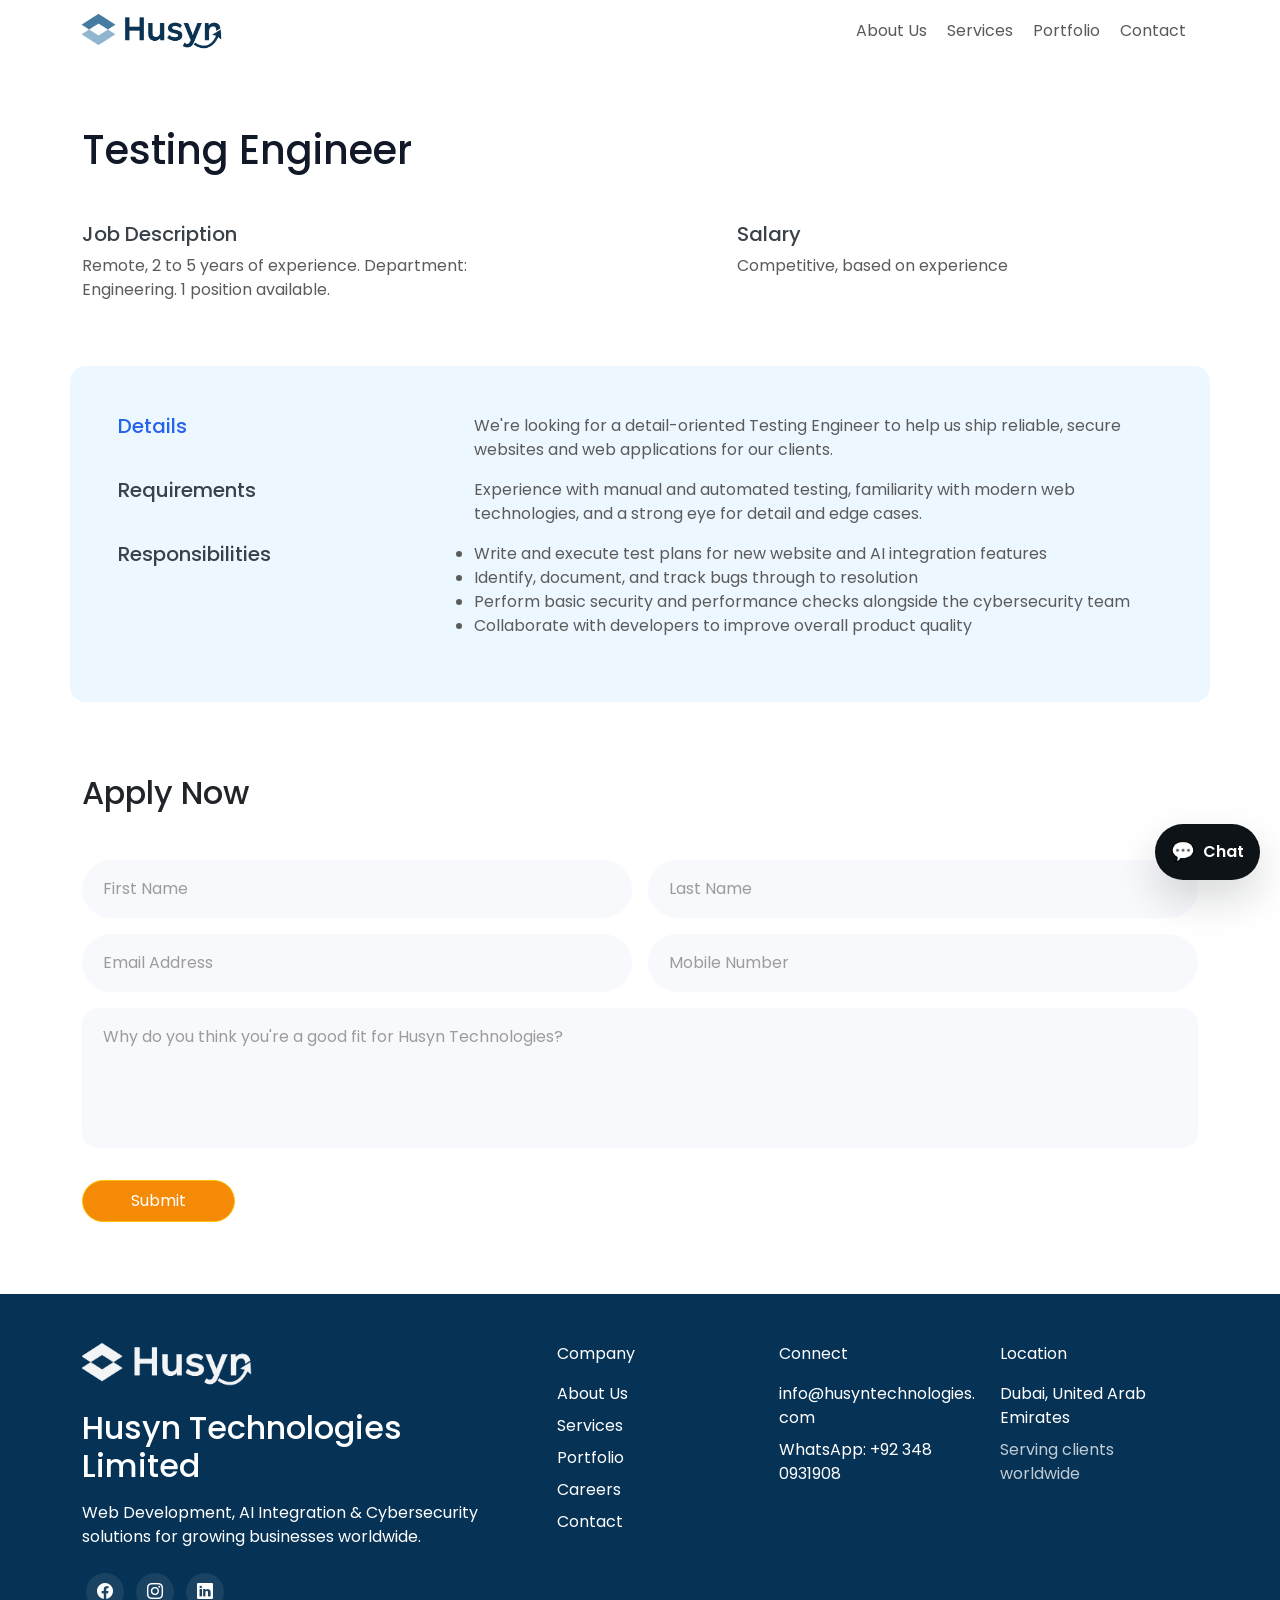
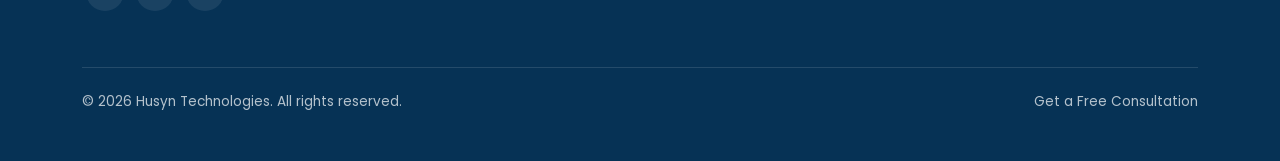
<file: Apply.html>
<!DOCTYPE html>
<html lang="en">
  <head>
    <meta charset="UTF-8" />
    <meta http-equiv="X-UA-Compatible" content="IE=edge" />
    <meta name="viewport" content="width=device-width, initial-scale=1.0" />
    <title>Apply Now | Careers at Husyn Technologies</title>
    <meta name="description" content="Apply for an open role at Husyn Technologies. Tell us about yourself and we'll get back to you." />
    <meta name="robots" content="noindex, follow" />
    <meta name="author" content="Husyn Technologies" />
    <link rel="canonical" href="https://husyntechnologies.com/Apply.html" />
    <meta name="theme-color" content="#063255" />

    <link rel="icon" type="image/x-icon" href="./favicon.ico" />
    <link rel="icon" type="image/png" sizes="32x32" href="./images/favicon-32x32.png" />
    <link rel="icon" type="image/png" sizes="16x16" href="./images/favicon-16x16.png" />
    <link rel="apple-touch-icon" sizes="180x180" href="./images/apple-touch-icon.png" />
    <link rel="manifest" href="./site.webmanifest" />

    <link rel="preconnect" href="https://fonts.googleapis.com" />
    <link rel="preconnect" href="https://fonts.gstatic.com" crossorigin />
    <link rel="preconnect" href="https://cdn.jsdelivr.net" crossorigin />
    <link
      href="https://fonts.googleapis.com/css2?family=Poppins:wght@100;200;300;400;500;600;700;800&display=swap"
      rel="stylesheet"
    />

    <link rel="stylesheet" href="./app.css" />
    <link
      href="https://cdn.jsdelivr.net/npm/bootstrap@5.1.3/dist/css/bootstrap.min.css"
      rel="stylesheet"
      integrity="sha384-1BmE4kWBq78iYhFldvKuhfTAU6auU8tT94WrHftjDbrCEXSU1oBoqyl2QvZ6jIW3"
      crossorigin="anonymous"
    />
    <link
      rel="stylesheet"
      href="https://cdn.jsdelivr.net/npm/bootstrap-icons@1.8.1/font/bootstrap-icons.css"
    />
    <script src="./components/Navbar.js" defer></script>
  </head>
  <body>
    <a class="skip-link" href="#main-content">Skip to main content</a>
    <div class="app">
      <!-- Navbar  -->
      <nav id="navbar" class="navbar navbar-expand-md navbar-light"></nav>
      <main id="main-content">
      <!-- Header  -->
      <div class="container-fluid mt-5">
        <div class="container light-bg">
          <div class="row">
            <div class="col-10">
              <h1 class="cl-blue-900 mt-3">Testing Engineer</h1>
              <div
                class="d-flex flex-column flex-sm-row justify-content-between mt-5"
              >
                <div class="me-3">
                  <div class="h5">Job Description</div>
                  <p class="w-75">
                    Remote, 2 to 5 years of experience. Department: Engineering. 1 position available.
                  </p>
                </div>
                <div>
                  <div class="h5">Salary</div>
                  <p>Competitive, based on experience</p>
                </div>
              </div>
            </div>
          </div>
        </div>
      </div>
      <!-- Detail  -->
      <div class="container-fluid mt-5 reveal">
        <div class="container bg-bluefaint light-bg b-6 p-3 p-md-5">
          <div class="row">
            <div class="col-12">
              <div class="row">
                <div class="col-12 col-sm-4 h5 cl-primary">Details</div>
                <div class="col-12 col-sm-8">
                  <p>
                    We're looking for a detail-oriented Testing Engineer to help us ship reliable, secure websites and web applications for our clients.
                  </p>
                </div>
              </div>
            </div>
            <div class="col-12">
              <div class="row">
                <div class="col-12 col-sm-4 h5">Requirements</div>
                <div class="col-12 col-sm-8">
                  <p>
                    Experience with manual and automated testing, familiarity with modern web technologies, and a strong eye for detail and edge cases.
                  </p>
                </div>
              </div>
            </div>
            <div class="col-12">
              <div class="row">
                <div class="col-12 col-sm-4 h5">Responsibilities</div>
                <div class="col-12 col-sm-8">
                  <ul class="p-sm-0">
                    <li>Write and execute test plans for new website and AI integration features</li>
                    <li>
                      Identify, document, and track bugs through to resolution
                    </li>
                    <li>
                      Perform basic security and performance checks alongside the cybersecurity team
                    </li>
                    <li>
                      Collaborate with developers to improve overall product quality
                    </li>
                  </ul>
                </div>
              </div>
            </div>
          </div>
        </div>
      </div>
      <!-- Apply section  -->
      <div class="container-fluid py-5 my-4 reveal">
        <div class="container">
          <h2>Apply Now</h2>
          <div class="mt-5">
            <form
              class="row g-3"
              id="applyForm"
              data-mailto-form
              data-mailto-to="info@husyntechnologies.com"
              data-mailto-subject="Job application: Testing Engineer"
            >
              <div class="col-12">
                <div class="row row-cols-2 g-3">
                  <div class="form-floating col-12 col-md-6">
                    <input
                      class="form-control border-0 bg-blue-200 rounded-pill px-3"
                      type="text"
                      name="First Name"
                      id="applyFirstName"
                      placeholder="First Name"
                      required
                    />
                    <label class="ms-3" for="applyFirstName">First Name</label>
                  </div>
                  <div class="form-floating col-12 col-md-6">
                    <input
                      class="form-control border-0 bg-blue-200 rounded-pill px-3"
                      type="text"
                      name="Last Name"
                      id="applyLastName"
                      placeholder="Last Name"
                      required
                    />
                    <label class="ms-3" for="applyLastName">Last Name</label>
                  </div>
                </div>
              </div>
              <div class="col-12">
                <div class="row row-cols-2 g-3">
                  <div class="form-floating col-12 col-md-6">
                    <input
                      class="form-control border-0 bg-blue-200 rounded-pill px-3"
                      type="email"
                      name="Email"
                      id="applyEmail"
                      placeholder="Email Id"
                      required
                    />
                    <label class="ms-3" for="applyEmail"
                      >Email Address</label
                    >
                  </div>
                  <div class="form-floating col-12 col-md-6">
                    <input
                      class="form-control border-0 bg-blue-200 rounded-pill px-3"
                      type="tel"
                      name="Mobile Number"
                      id="applyMobile"
                      placeholder="Mobile Number"
                    />
                    <label class="ms-3" for="applyMobile"
                      >Mobile Number</label
                    >
                  </div>
                </div>
              </div>
              <div class="form-floating col-12">
                <textarea
                  class="form-control border-0 bg-blue-200 b-6 px-3"
                  placeholder="Leave a comment here"
                  name="Why are you a good fit"
                  id="floatingTextarea2"
                  style="height: 140px; resize: none"
                  required
                ></textarea>
                <label class="ms-3" for="floatingTextarea2"
                  >Why do you think you're a good fit for Husyn Technologies?</label
                >
              </div>
              <div class="col-12 pt-3">
                <button
                  id="applyFormSubmitBtn"
                  type="submit"
                  class="btn btn-warning rounded-pill bg-brand-primay px-5 py-2"
                >
                  Submit
                </button>
                <div class="form-success" role="status">
                  <i class="bi bi-check-circle-fill" aria-hidden="true"></i>
                  Thanks! Your email app should open with your application ready to send.
                </div>
              </div>
            </form>
          </div>
        </div>
      </div>
      </main>
      <!-- Footer  -->
      <footer
        id="footer"
        class="container-fluid bg-blueDark py-5 dark-bg"
      ></footer>
    </div>
    <!-- Bootstrap CDN link  -->
    <script
      src="https://cdn.jsdelivr.net/npm/bootstrap@5.1.3/dist/js/bootstrap.bundle.min.js"
      integrity="sha384-ka7Sk0Gln4gmtz2MlQnikT1wXgYsOg+OMhuP+IlRH9sENBO0LRn5q+8nbTov4+1p"
      crossorigin="anonymous"
    ></script>
    <div class="chat-widget" id="chatWidget">
      <button class="chat-widget-toggle" id="chatWidgetToggle" aria-label="Open chat" aria-expanded="false" aria-controls="chatWidgetPanel">
        <span class="chat-widget-icon" aria-hidden="true">💬</span>
        <span class="chat-widget-label">Chat</span>
      </button>
      <div class="chat-widget-panel" id="chatWidgetPanel" aria-hidden="true">
        <div class="chat-widget-header">
          <div>
            <strong>Support Chat</strong>
            <p>How can we help you today?</p>
          </div>
          <button type="button" class="chat-widget-close" id="chatWidgetClose" aria-label="Close chat">✕</button>
        </div>
        <div class="chat-widget-body" id="chatWidgetBody">
          <div class="chat-message bot">Hi there! 👋 Ask me about our services, pricing, contact info, or business hours.</div>
        </div>
        <form class="chat-widget-form" id="chatWidgetForm">
          <input type="text" id="chatWidgetInput" placeholder="Type your message..." aria-label="Type your message" />
          <button type="submit" class="chat-widget-send">Send</button>
        </form>
      </div>
    </div>
    <!--  App.js file -->
    <script src="./app.js"></script>
    <!--  Component : Footer -->
    <script src="./components/Footer.js"></script>
  </body>
</html>
</file>
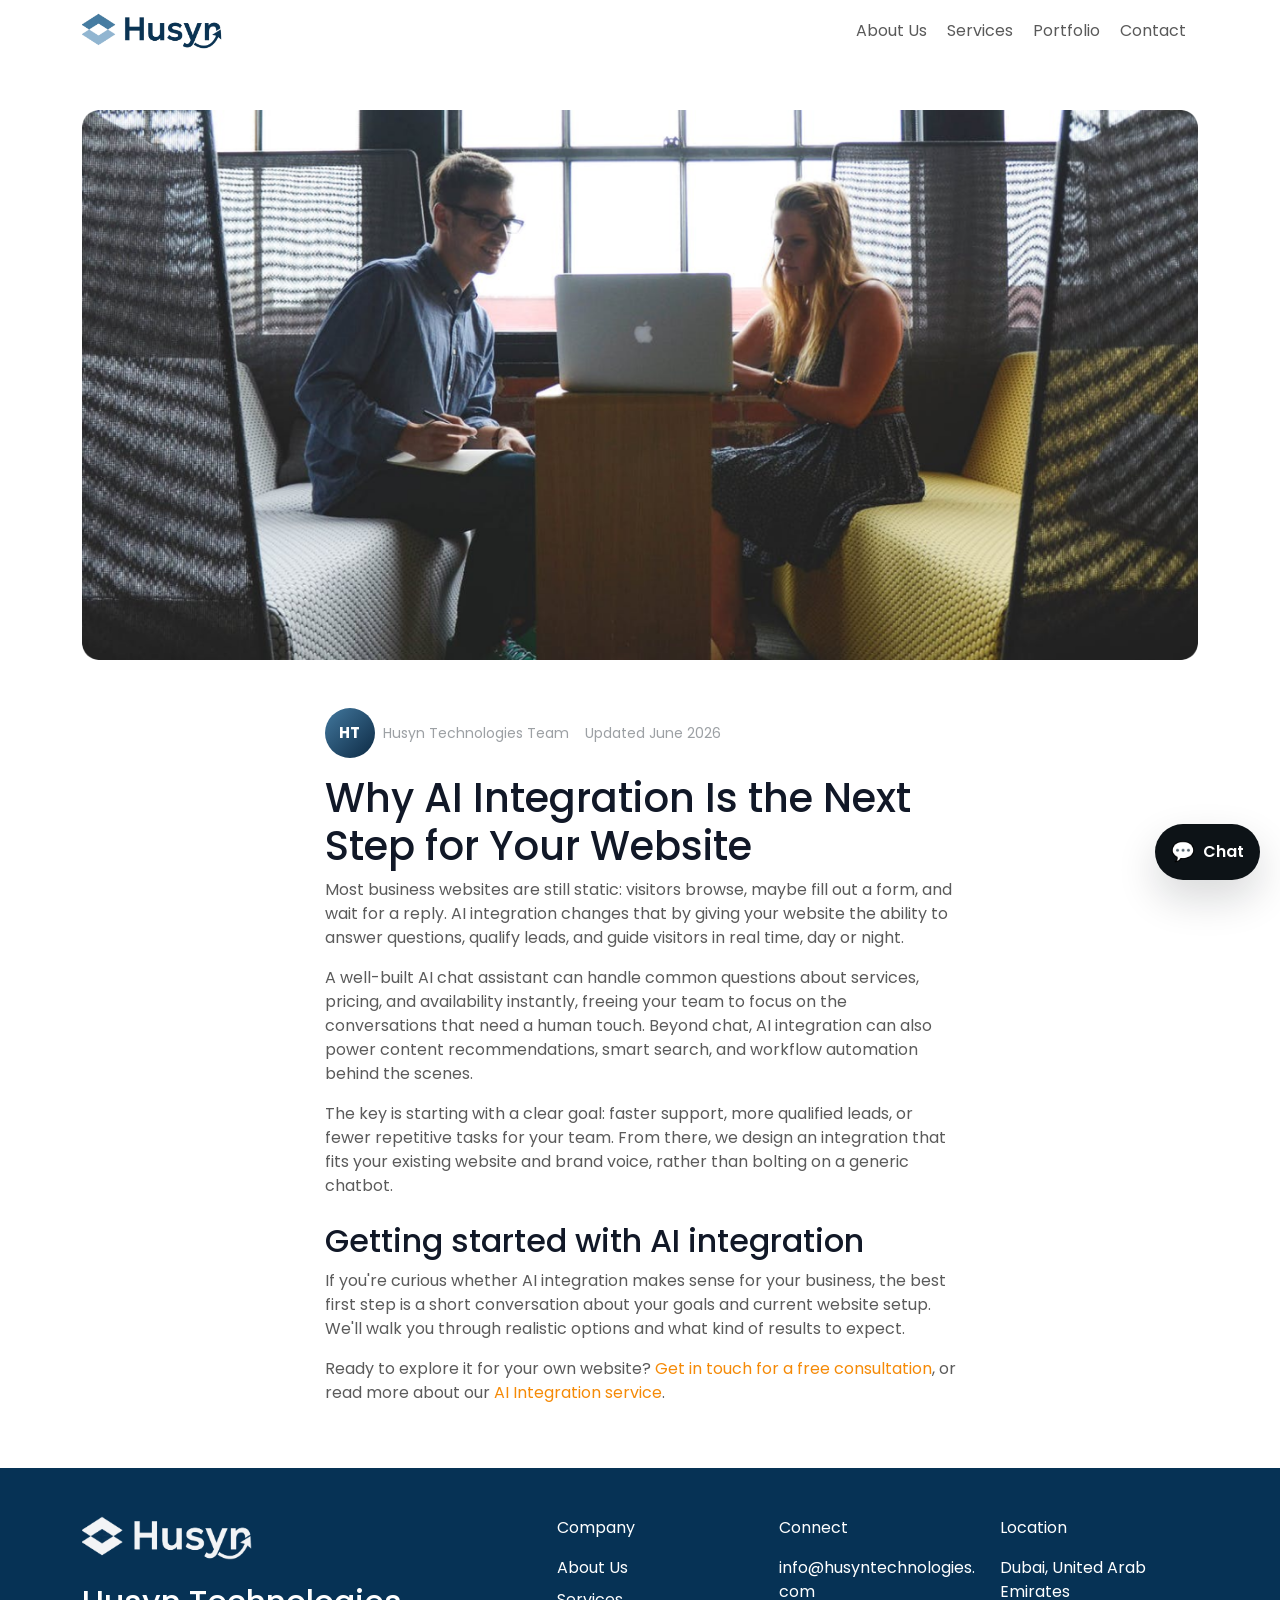
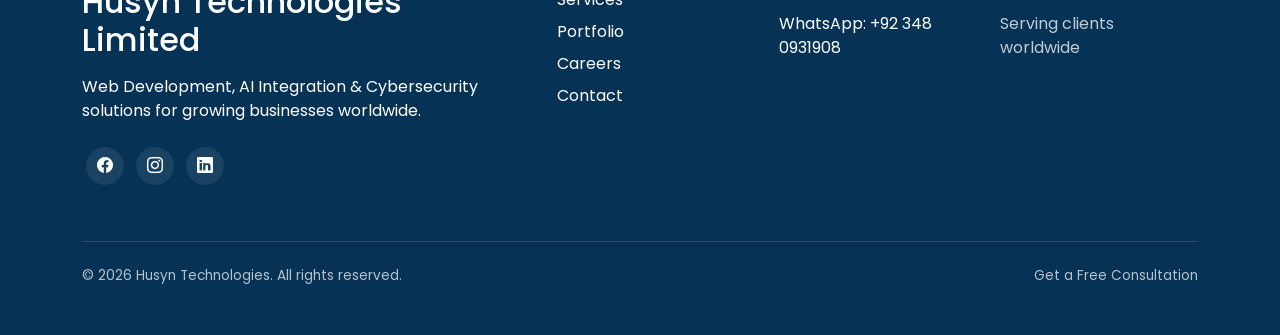
<file: BlogInner.html>
<!DOCTYPE html>
<html lang="en">
  <head>
    <meta charset="UTF-8" />
    <meta http-equiv="X-UA-Compatible" content="IE=edge" />
    <meta name="viewport" content="width=device-width, initial-scale=1.0" />
    <title>Why AI Integration Is the Next Step for Your Website | Husyn Technologies</title>
    <meta
      name="description"
      content="Smart chatbots and automation can cut response times and boost conversions. Here's how AI integration helps growing businesses get more from their website."
    />
    <meta name="keywords" content="AI integration for websites, AI chatbot, website automation, Husyn Technologies blog" />
    <meta name="robots" content="index, follow" />
    <meta name="author" content="Husyn Technologies" />
    <link rel="canonical" href="https://husyntechnologies.com/BlogInner.html" />
    <meta name="theme-color" content="#063255" />

    <meta property="og:type" content="article" />
    <meta property="og:site_name" content="Husyn Technologies" />
    <meta property="og:title" content="Why AI Integration Is the Next Step for Your Website" />
    <meta property="og:description" content="Smart chatbots and automation can cut response times and boost conversions. Here's how AI integration helps growing businesses." />
    <meta property="og:url" content="https://husyntechnologies.com/BlogInner.html" />
    <meta property="og:image" content="https://husyntechnologies.com/images/og-image.png" />
    <meta name="twitter:card" content="summary_large_image" />
    <meta name="twitter:title" content="Why AI Integration Is the Next Step for Your Website" />
    <meta name="twitter:description" content="Smart chatbots and automation can cut response times and boost conversions. Here's how AI integration helps growing businesses." />
    <meta name="twitter:image" content="https://husyntechnologies.com/images/og-image.png" />

    <link rel="icon" type="image/x-icon" href="./favicon.ico" />
    <link rel="icon" type="image/png" sizes="32x32" href="./images/favicon-32x32.png" />
    <link rel="icon" type="image/png" sizes="16x16" href="./images/favicon-16x16.png" />
    <link rel="apple-touch-icon" sizes="180x180" href="./images/apple-touch-icon.png" />
    <link rel="manifest" href="./site.webmanifest" />

    <link rel="preconnect" href="https://fonts.googleapis.com" />
    <link rel="preconnect" href="https://fonts.gstatic.com" crossorigin />
    <link rel="preconnect" href="https://cdn.jsdelivr.net" crossorigin />
    <link
      href="https://fonts.googleapis.com/css2?family=Poppins:wght@100;200;300;400;500;600;700;800&display=swap"
      rel="stylesheet"
    />

    <link rel="stylesheet" href="./app.css" />
    <link
      href="https://cdn.jsdelivr.net/npm/bootstrap@5.1.3/dist/css/bootstrap.min.css"
      rel="stylesheet"
      integrity="sha384-1BmE4kWBq78iYhFldvKuhfTAU6auU8tT94WrHftjDbrCEXSU1oBoqyl2QvZ6jIW3"
      crossorigin="anonymous"
    />
    <link
      rel="stylesheet"
      href="https://cdn.jsdelivr.net/npm/bootstrap-icons@1.8.1/font/bootstrap-icons.css"
    />
    <script src="./components/Navbar.js" defer></script>

    <script type="application/ld+json">
      {
        "@context": "https://schema.org",
        "@type": "BlogPosting",
        "headline": "Why AI Integration Is the Next Step for Your Website",
        "datePublished": "2026-05-04",
        "author": { "@type": "Organization", "name": "Husyn Technologies" },
        "publisher": { "@type": "Organization", "name": "Husyn Technologies" },
        "mainEntityOfPage": "https://husyntechnologies.com/BlogInner.html"
      }
    </script>
  </head>
  <body>
    <a class="skip-link" href="#main-content">Skip to main content</a>
    <div class="app">
      <!-- Navbar  -->
      <nav id="navbar" class="navbar navbar-expand-md navbar-light"></nav>
      <main id="main-content">
      <!-- Post detail / info  -->
      <section class="container-fluid py-3 py-md-5 light-bg reveal">
        <div class="container">
          <div class="row justify-content-center g-5">
            <div class="col-12">
              <img
                class="img-fit-cover b-6"
                src="./images/BlogPost-Img.png"
                alt="AI chat assistant integrated into a website interface"
                loading="lazy"
              />
            </div>
            <div class="col-12 col-md-10 col-lg-7">
              <div>
                <figcaption class="reviewer-info d-flex align-items-center">
                  <div
                    class="avatar-initial"
                    style="width: 50px; height: 50px;"
                    aria-hidden="true"
                  >
                    HT
                  </div>
                  <div class="d-flex flex-wrap">
                    <span class="px-2 fs-7">Husyn Technologies Team</span>
                    <span class="px-2 fs-7">Updated June 2026</span>
                  </div>
                </figcaption>
                <div>
                  <h1 class="cl-blue-900 mt-3">
                    Why AI Integration Is the Next Step for Your Website
                  </h1>
                  <div>
                    <p>
                      Most business websites are still static: visitors browse, maybe fill out a form, and wait for a reply. AI integration changes that by giving your website the ability to answer questions, qualify leads, and guide visitors in real time, day or night.
                    </p>
                    <p>
                      A well-built AI chat assistant can handle common questions about services, pricing, and availability instantly, freeing your team to focus on the conversations that need a human touch. Beyond chat, AI integration can also power content recommendations, smart search, and workflow automation behind the scenes.
                    </p>
                    <p>
                      The key is starting with a clear goal: faster support, more qualified leads, or fewer repetitive tasks for your team. From there, we design an integration that fits your existing website and brand voice, rather than bolting on a generic chatbot.
                    </p>
                  </div>
                </div>
                <div>
                  <h2 class="cl-blue-900 mt-4">
                    Getting started with AI integration
                  </h2>
                  <div>
                    <p>
                      If you're curious whether AI integration makes sense for your business, the best first step is a short conversation about your goals and current website setup. We'll walk you through realistic options and what kind of results to expect.
                    </p>
                    <p>
                      Ready to explore it for your own website? <a href="./contact.html">Get in touch for a free consultation</a>, or read more about our <a href="./service.html">AI Integration service</a>.
                    </p>
                  </div>
                </div>
              </div>
            </div>
          </div>
        </div>
      </section>
      </main>
      <!-- Footer  -->
      <footer
        id="footer"
        class="container-fluid bg-blueDark py-5 dark-bg"
      ></footer>
    </div>
    <!-- Bootstrap CDN link  -->
    <script
      src="https://cdn.jsdelivr.net/npm/bootstrap@5.1.3/dist/js/bootstrap.bundle.min.js"
      integrity="sha384-ka7Sk0Gln4gmtz2MlQnikT1wXgYsOg+OMhuP+IlRH9sENBO0LRn5q+8nbTov4+1p"
      crossorigin="anonymous"
    ></script>
    <div class="chat-widget" id="chatWidget">
      <button class="chat-widget-toggle" id="chatWidgetToggle" aria-label="Open chat" aria-expanded="false" aria-controls="chatWidgetPanel">
        <span class="chat-widget-icon" aria-hidden="true">💬</span>
        <span class="chat-widget-label">Chat</span>
      </button>
      <div class="chat-widget-panel" id="chatWidgetPanel" aria-hidden="true">
        <div class="chat-widget-header">
          <div>
            <strong>Support Chat</strong>
            <p>How can we help you today?</p>
          </div>
          <button type="button" class="chat-widget-close" id="chatWidgetClose" aria-label="Close chat">✕</button>
        </div>
        <div class="chat-widget-body" id="chatWidgetBody">
          <div class="chat-message bot">Hi there! 👋 Ask me about our services, pricing, contact info, or business hours.</div>
        </div>
        <form class="chat-widget-form" id="chatWidgetForm">
          <input type="text" id="chatWidgetInput" placeholder="Type your message..." aria-label="Type your message" />
          <button type="submit" class="chat-widget-send">Send</button>
        </form>
      </div>
    </div>
    <!--  App.js file -->
    <script src="./app.js"></script>
    <!--  Component : Footer -->
    <script src="./components/Footer.js"></script>
  </body>
</html>
</file>
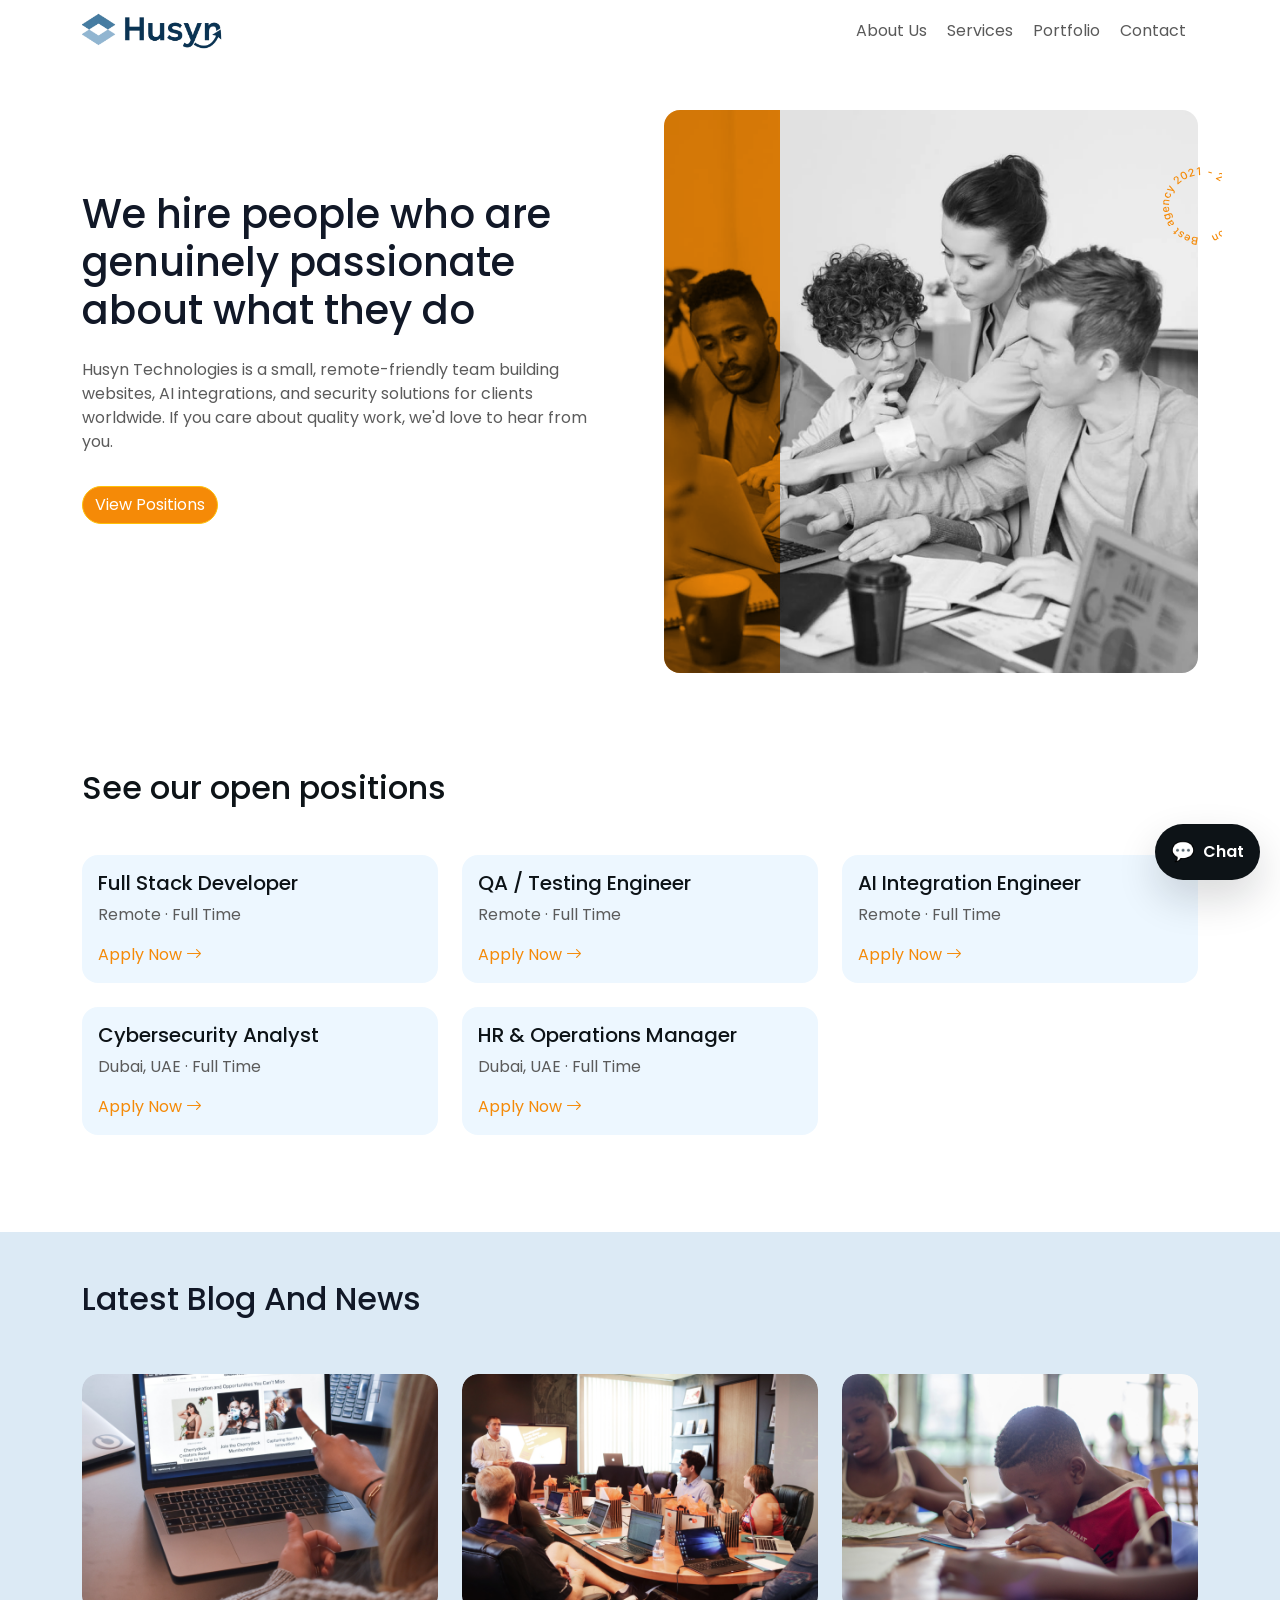
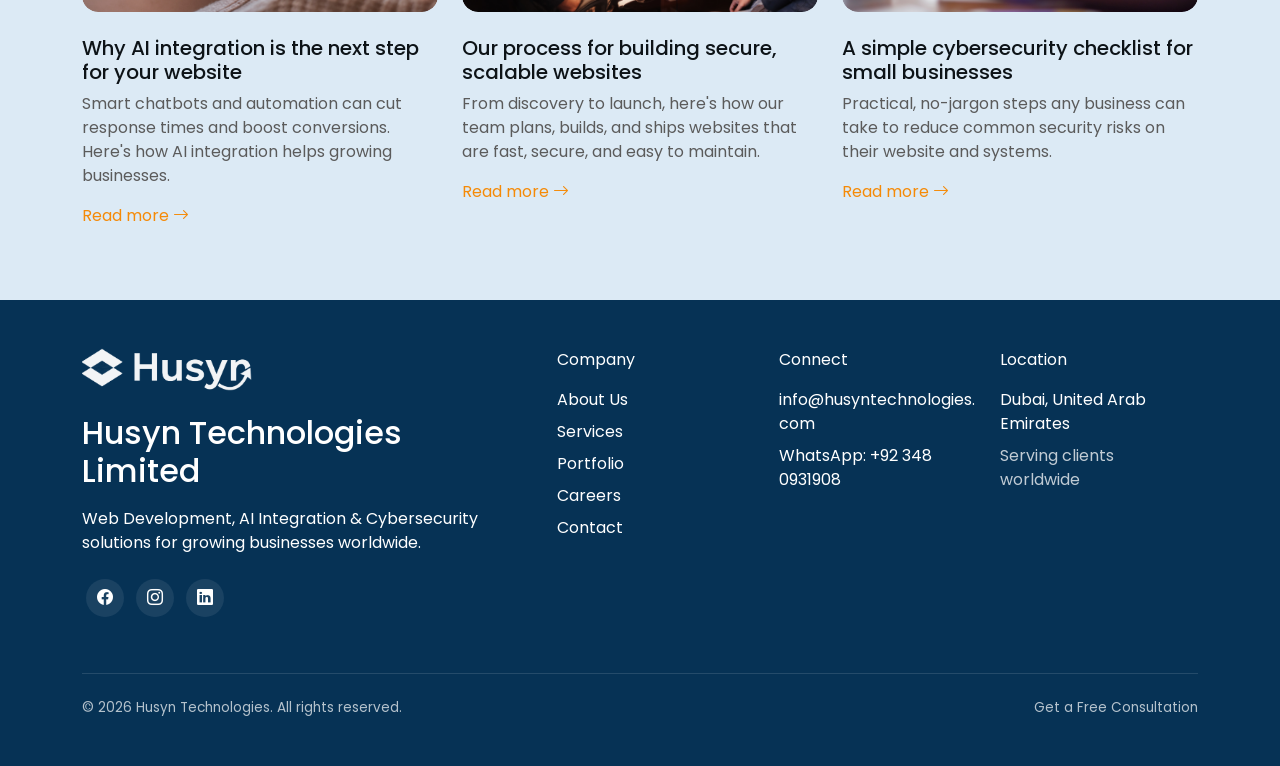
<file: careers.html>
<!DOCTYPE html>
<html lang="en">
  <head>
    <meta charset="UTF-8" />
    <meta http-equiv="X-UA-Compatible" content="IE=edge" />
    <meta name="viewport" content="width=device-width, initial-scale=1.0" />
    <title>Careers | Husyn Technologies</title>
    <meta
      name="description"
      content="Join Husyn Technologies. Explore open roles in web development, AI integration, and cybersecurity, with remote-friendly opportunities."
    />
    <meta name="keywords" content="Husyn Technologies careers, web developer jobs, cybersecurity jobs, remote tech jobs" />
    <meta name="robots" content="index, follow" />
    <meta name="author" content="Husyn Technologies" />
    <link rel="canonical" href="https://husyntechnologies.com/careers.html" />
    <meta name="theme-color" content="#063255" />

    <meta property="og:type" content="website" />
    <meta property="og:site_name" content="Husyn Technologies" />
    <meta property="og:title" content="Careers | Husyn Technologies" />
    <meta property="og:description" content="Explore open roles at Husyn Technologies in web development, AI integration, and cybersecurity." />
    <meta property="og:url" content="https://husyntechnologies.com/careers.html" />
    <meta property="og:image" content="https://husyntechnologies.com/images/og-image.png" />
    <meta name="twitter:card" content="summary_large_image" />
    <meta name="twitter:title" content="Careers | Husyn Technologies" />
    <meta name="twitter:description" content="Explore open roles at Husyn Technologies in web development, AI integration, and cybersecurity." />
    <meta name="twitter:image" content="https://husyntechnologies.com/images/og-image.png" />

    <link rel="icon" type="image/x-icon" href="./favicon.ico" />
    <link rel="icon" type="image/png" sizes="32x32" href="./images/favicon-32x32.png" />
    <link rel="icon" type="image/png" sizes="16x16" href="./images/favicon-16x16.png" />
    <link rel="apple-touch-icon" sizes="180x180" href="./images/apple-touch-icon.png" />
    <link rel="manifest" href="./site.webmanifest" />

    <link rel="preconnect" href="https://fonts.googleapis.com" />
    <link rel="preconnect" href="https://fonts.gstatic.com" crossorigin />
    <link rel="preconnect" href="https://cdn.jsdelivr.net" crossorigin />
    <link
      href="https://fonts.googleapis.com/css2?family=Poppins:wght@100;200;300;400;500;600;700;800&display=swap"
      rel="stylesheet"
    />

    <link rel="stylesheet" href="./app.css" />
    <link
      href="https://cdn.jsdelivr.net/npm/bootstrap@5.1.3/dist/css/bootstrap.min.css"
      rel="stylesheet"
      integrity="sha384-1BmE4kWBq78iYhFldvKuhfTAU6auU8tT94WrHftjDbrCEXSU1oBoqyl2QvZ6jIW3"
      crossorigin="anonymous"
    />
    <link
      rel="stylesheet"
      href="https://cdn.jsdelivr.net/npm/bootstrap-icons@1.8.1/font/bootstrap-icons.css"
    />
    <script src="./components/Navbar.js" defer></script>
  </head>
  <body>
    <a class="skip-link" href="#main-content">Skip to main content</a>
    <div class="app">
      <!-- Navbar  -->
      <nav id="navbar" class="navbar navbar-expand-md navbar-light"></nav>
      <main id="main-content">
      <!-- Header  -->
      <div class="container-fluid py-4 py-md-5 light-bg overflow-hidden">
        <div class="container">
          <div class="row g-5">
            <div class="col-md-5 col-lg-6 py-3">
              <div class="pt-lg-5">
                <h1 class="cl-blue-900 mt-3">
                  We hire people who are genuinely passionate about what they do
                </h1>
                <p class="my-4">
                  Husyn Technologies is a small, remote-friendly team building websites, AI integrations, and security solutions for clients worldwide. If you care about quality work, we'd love to hear from you.
                </p>
              </div>
              <div class="mt-4">
                <a
                  href="#openPositionsInAgency"
                  type="button"
                  class="btn btn-warning my-2 rounded-pill bg-brand-primay"
                >
                  View Positions
                </a>
              </div>
            </div>
            <div class="col-md-7 col-lg-6 position-relative img-zoom">
              <div class="img-bar"></div>

              <img
                src="./images/Circle.svg"
                alt=""
                class="overlay-img--circle p-ru position-absolute"
                loading="lazy"
              />
              <img
                class="img-fit-cover b-6"
                src="./images/headerImg-Carr.png"
                alt="Husyn Technologies team members collaborating"
                width="616"
                height="650"
                fetchpriority="high"
              />
            </div>
          </div>
        </div>
      </div>
      <!-- Career section  -->
      <section
        id="openPositionsInAgency"
        class="container-fluid light-bg py-5 mb-5 reveal"
      >
        <div class="container">
          <h2 class="">See our open positions</h2>
          <div class="row row-cols-1 row-cols-sm-2 row-cols-md-3 mt-4 g-4 reveal-stagger is-visible">
            <div class="col">
              <div class="card bg-bluefaint border-0 b-6 card-hover h-100">
                <div class="card-body">
                  <h5 class="card-title">Full Stack Developer</h5>
                  <p class="card-text">Remote · Full Time</p>
                  <a href="./Apply.html" class="card-link">Apply Now <i class="bi bi-arrow-right"></i></a>
                </div>
              </div>
            </div>
            <div class="col">
              <div class="card bg-bluefaint border-0 b-6 card-hover h-100">
                <div class="card-body">
                  <h5 class="card-title">QA / Testing Engineer</h5>
                  <p class="card-text">Remote · Full Time</p>
                  <a href="./Apply.html" class="card-link">Apply Now <i class="bi bi-arrow-right"></i></a>
                </div>
              </div>
            </div>
            <div class="col">
              <div class="card bg-bluefaint border-0 b-6 card-hover h-100">
                <div class="card-body">
                  <h5 class="card-title">AI Integration Engineer</h5>
                  <p class="card-text">Remote · Full Time</p>
                  <a href="./Apply.html" class="card-link">Apply Now <i class="bi bi-arrow-right"></i></a>
                </div>
              </div>
            </div>
            <div class="col">
              <div class="card bg-bluefaint border-0 b-6 card-hover h-100">
                <div class="card-body">
                  <h5 class="card-title">Cybersecurity Analyst</h5>
                  <p class="card-text">Dubai, UAE · Full Time</p>
                  <a href="./Apply.html" class="card-link">Apply Now <i class="bi bi-arrow-right"></i></a>
                </div>
              </div>
            </div>
            <div class="col">
              <div class="card bg-bluefaint border-0 b-6 card-hover h-100">
                <div class="card-body">
                  <h5 class="card-title">HR &amp; Operations Manager</h5>
                  <p class="card-text">Dubai, UAE · Full Time</p>
                  <a href="./Apply.html" class="card-link">Apply Now <i class="bi bi-arrow-right"></i></a>
                </div>
              </div>
            </div>
          </div>
        </div>
      </section>
      <!-- Latest Section  -->
      <section
        data-posts-category="latestBlogAndNews"
        class="container-fluid py-5 bg-bluelight light-bg reveal"
      ></section>
      </main>
      <!-- Footer  -->
      <footer
        id="footer"
        class="container-fluid bg-blueDark py-5 dark-bg"
      ></footer>
    </div>
    <!-- Bootstrap CDN link  -->
    <script
      src="https://cdn.jsdelivr.net/npm/bootstrap@5.1.3/dist/js/bootstrap.bundle.min.js"
      integrity="sha384-ka7Sk0Gln4gmtz2MlQnikT1wXgYsOg+OMhuP+IlRH9sENBO0LRn5q+8nbTov4+1p"
      crossorigin="anonymous"
    ></script>
    <div class="chat-widget" id="chatWidget">
      <button class="chat-widget-toggle" id="chatWidgetToggle" aria-label="Open chat" aria-expanded="false" aria-controls="chatWidgetPanel">
        <span class="chat-widget-icon" aria-hidden="true">💬</span>
        <span class="chat-widget-label">Chat</span>
      </button>
      <div class="chat-widget-panel" id="chatWidgetPanel" aria-hidden="true">
        <div class="chat-widget-header">
          <div>
            <strong>Support Chat</strong>
            <p>How can we help you today?</p>
          </div>
          <button type="button" class="chat-widget-close" id="chatWidgetClose" aria-label="Close chat">✕</button>
        </div>
        <div class="chat-widget-body" id="chatWidgetBody">
          <div class="chat-message bot">Hi there! 👋 Ask me about our services, pricing, contact info, or business hours.</div>
        </div>
        <form class="chat-widget-form" id="chatWidgetForm">
          <input type="text" id="chatWidgetInput" placeholder="Type your message..." aria-label="Type your message" />
          <button type="submit" class="chat-widget-send">Send</button>
        </form>
      </div>
    </div>
    <!--  App.js file -->
    <script src="./app.js"></script>
    <!--  Component : Footer -->
    <script src="./components/Footer.js"></script>
    <!--  Component : Posts -->
    <script src="./components/Posts.js"></script>
  </body>
</html>
</file>
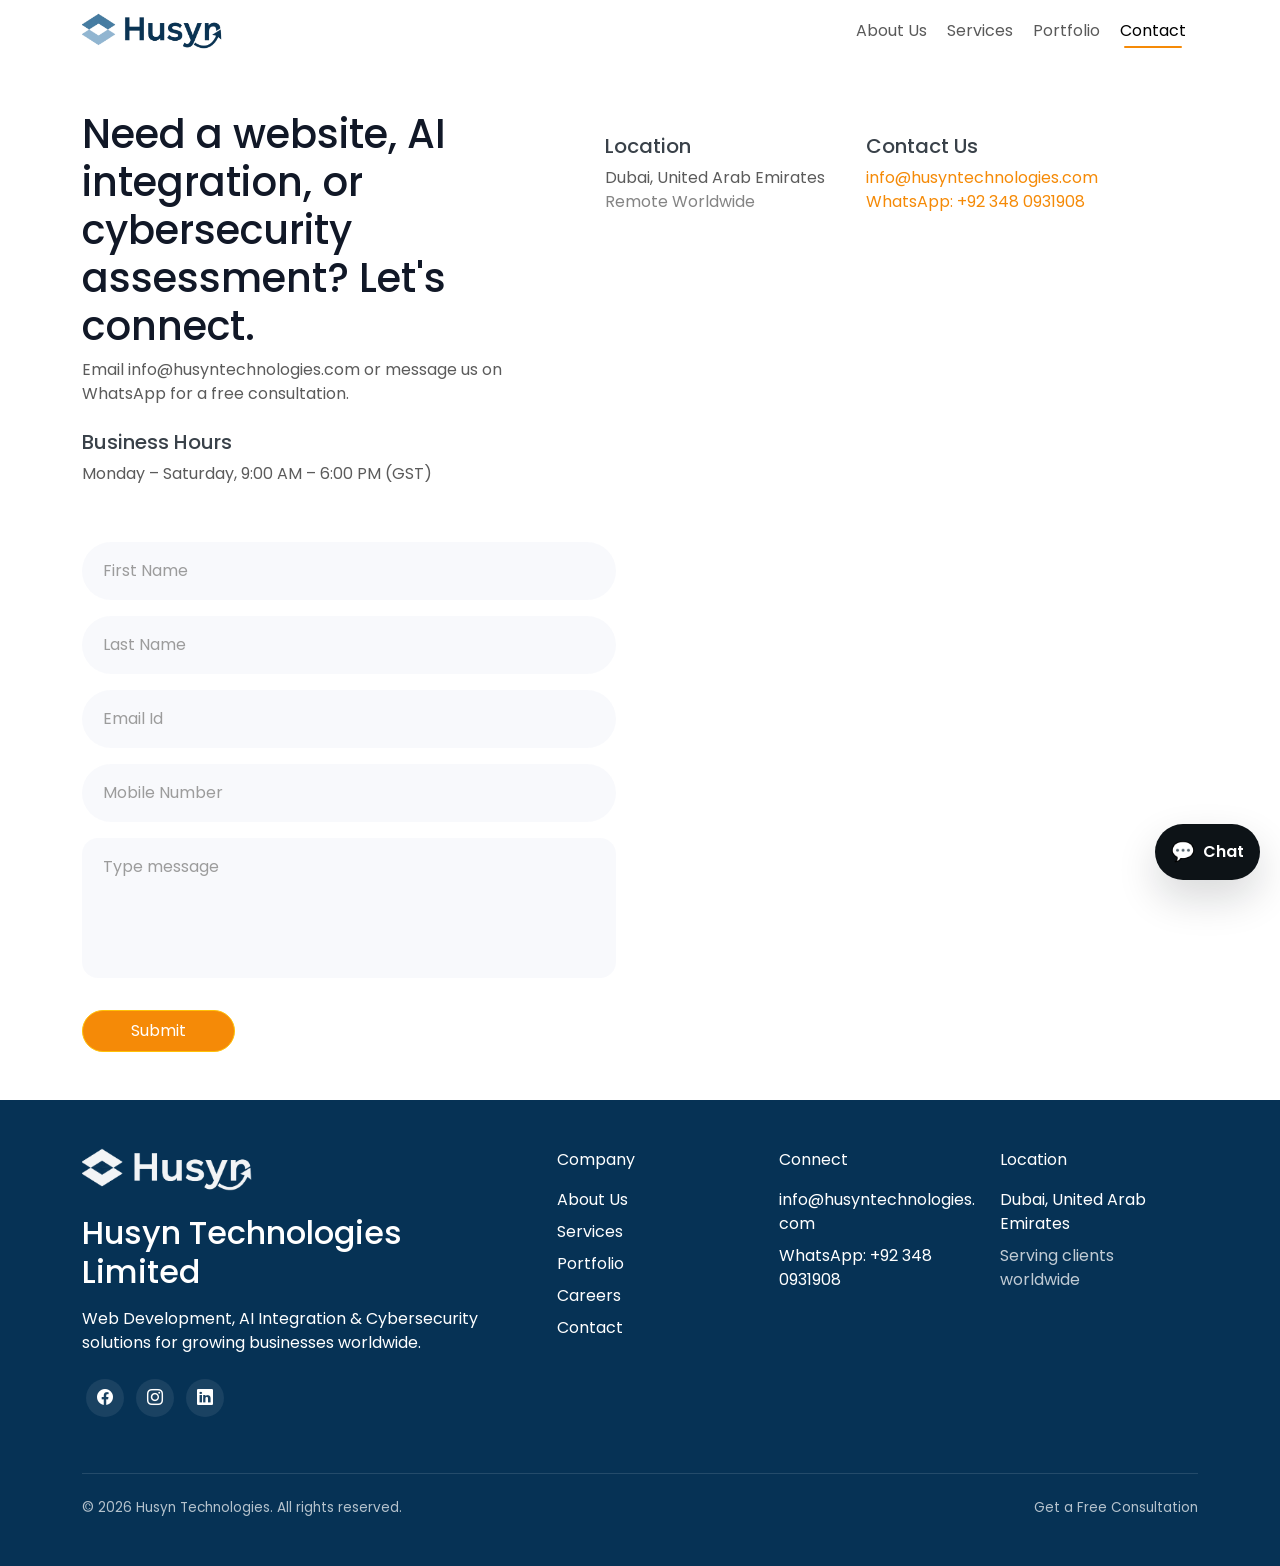
<file: contact.html>
<!DOCTYPE html>
<html lang="en">
  <head>
    <meta charset="UTF-8" />
    <meta http-equiv="X-UA-Compatible" content="IE=edge" />
    <meta name="viewport" content="width=device-width, initial-scale=1.0" />
    <title>Contact Us | Husyn Technologies</title>
    <meta
      name="description"
      content="Contact Husyn Technologies in Dubai, UAE for a free consultation on web development, AI integration, or cybersecurity. Email or message us on WhatsApp."
    />
    <meta
      name="keywords"
      content="contact Husyn Technologies, Dubai web development, free consultation, web development quote, cybersecurity consultation"
    />
    <meta name="robots" content="index, follow" />
    <meta name="author" content="Husyn Technologies" />
    <link rel="canonical" href="https://husyntechnologies.com/contact.html" />
    <meta name="theme-color" content="#063255" />

    <meta property="og:type" content="website" />
    <meta property="og:site_name" content="Husyn Technologies" />
    <meta property="og:title" content="Contact Us | Husyn Technologies" />
    <meta property="og:description" content="Get a free consultation on web development, AI integration, or cybersecurity from Husyn Technologies." />
    <meta property="og:url" content="https://husyntechnologies.com/contact.html" />
    <meta property="og:image" content="https://husyntechnologies.com/images/og-image.png" />
    <meta name="twitter:card" content="summary_large_image" />
    <meta name="twitter:title" content="Contact Us | Husyn Technologies" />
    <meta name="twitter:description" content="Get a free consultation on web development, AI integration, or cybersecurity from Husyn Technologies." />
    <meta name="twitter:image" content="https://husyntechnologies.com/images/og-image.png" />

    <link rel="icon" type="image/x-icon" href="./favicon.ico" />
    <link rel="icon" type="image/png" sizes="32x32" href="./images/favicon-32x32.png" />
    <link rel="icon" type="image/png" sizes="16x16" href="./images/favicon-16x16.png" />
    <link rel="apple-touch-icon" sizes="180x180" href="./images/apple-touch-icon.png" />
    <link rel="manifest" href="./site.webmanifest" />

    <link rel="preconnect" href="https://fonts.googleapis.com" />
    <link rel="preconnect" href="https://fonts.gstatic.com" crossorigin />
    <link rel="preconnect" href="https://cdn.jsdelivr.net" crossorigin />
    <link
      href="https://fonts.googleapis.com/css2?family=Poppins:wght@100;200;300;400;500;600;700;800&display=swap"
      rel="stylesheet"
    />

    <link rel="stylesheet" href="./app.css" />
    <link
      href="https://cdn.jsdelivr.net/npm/bootstrap@5.1.3/dist/css/bootstrap.min.css"
      rel="stylesheet"
      integrity="sha384-1BmE4kWBq78iYhFldvKuhfTAU6auU8tT94WrHftjDbrCEXSU1oBoqyl2QvZ6jIW3"
      crossorigin="anonymous"
    />
    <link
      rel="stylesheet"
      href="https://cdn.jsdelivr.net/npm/bootstrap-icons@1.8.1/font/bootstrap-icons.css"
    />
    <script src="./components/Navbar.js" defer></script>

    <script type="application/ld+json">
      {
        "@context": "https://schema.org",
        "@type": "ContactPage",
        "url": "https://husyntechnologies.com/contact.html",
        "about": {
          "@type": "Organization",
          "name": "Husyn Technologies",
          "email": "info@husyntechnologies.com",
          "address": {
            "@type": "PostalAddress",
            "addressLocality": "Dubai",
            "addressCountry": "AE"
          },
          "openingHoursSpecification": {
            "@type": "OpeningHoursSpecification",
            "dayOfWeek": ["Monday", "Tuesday", "Wednesday", "Thursday", "Friday", "Saturday"],
            "opens": "09:00",
            "closes": "18:00"
          }
        }
      }
    </script>
  </head>
  <body>
    <a class="skip-link" href="#main-content">Skip to main content</a>
    <div class="app">
      <!-- Navbar  -->
      <nav id="navbar" class="navbar navbar-expand-md navbar-light"></nav>
      <main id="main-content">
      <!-- Header  -->
      <div class="container-fluid py-5 light-bg overflow-hidden">
        <div class="container">
          <div class="row">
            <div class="col-11">
              <div class="row">
                <div class="col-12 col-md-6">
                  <h1 class="cl-blue-900">
                    Need a website, AI integration, or cybersecurity assessment? Let's connect.
                  </h1>
                  <p>
                    Email info@husyntechnologies.com or message us on WhatsApp for a free consultation.
                  </p>
                </div>
                <div class="col-6 col-md-3 py-4">
                  <div class="h5">Location</div>
                  <ul class="list-unstyled">
                    <li>Dubai, United Arab Emirates</li>
                    <li class="opacity-75">Remote Worldwide</li>
                  </ul>
                </div>
                <div class="col-6 col-md-3 py-4">
                  <div class="h5">Contact Us</div>
                  <ul class="list-unstyled">
                    <li><a href="mailto:info@husyntechnologies.com">info@husyntechnologies.com</a></li>
                    <li><a href="https://wa.me/923480931908" target="_blank" rel="noopener">WhatsApp: +92 348 0931908</a></li>
                  </ul>
                </div>
                <div class="col-12 col-md-6 py-2">
                  <div class="h5">Business Hours</div>
                  <p class="mb-0">Monday – Saturday, 9:00 AM – 6:00 PM (GST)</p>
                </div>
              </div>
            </div>
          </div>
        </div>
      </div>
      <!-- Contact section  -->
      <div class="container-fluid reveal">
        <div class="container">
          <div class="row g-5">
            <div class="col-12 col-md-6">
              <form
                class="row g-3"
                id="contactForm"
                data-mailto-form
                data-mailto-to="info@husyntechnologies.com"
                data-mailto-subject="New consultation request from website"
              >
                <div class="form-floating col-12">
                  <input
                    class="form-control border-0 bg-blue-200 rounded-pill px-3"
                    type="text"
                    name="First Name"
                    id="firstName"
                    placeholder="First Name"
                    required
                  />
                  <label class="ms-3" for="firstName">First Name</label>
                </div>
                <div class="form-floating col-12">
                  <input
                    class="form-control border-0 bg-blue-200 rounded-pill px-3"
                    type="text"
                    name="Last Name"
                    id="lastName"
                    placeholder="Last Name"
                    required
                  />
                  <label class="ms-3" for="lastName">Last Name</label>
                </div>
                <div class="form-floating col-12">
                  <input
                    class="form-control border-0 bg-blue-200 rounded-pill px-3"
                    type="email"
                    name="Email"
                    id="emailInput"
                    placeholder="Email Id"
                    required
                  />
                  <label class="ms-3" for="emailInput">Email Id</label>
                </div>
                <div class="form-floating col-12">
                  <input
                    class="form-control border-0 bg-blue-200 rounded-pill px-3"
                    type="tel"
                    name="Mobile Number"
                    id="mobileInput"
                    placeholder="Mobile Number"
                  />
                  <label class="ms-3" for="mobileInput">Mobile Number</label>
                </div>
                <div class="form-floating col-12">
                  <textarea
                    class="form-control border-0 bg-blue-200 b-6 px-3"
                    placeholder="Leave a comment here"
                    name="Message"
                    id="floatingTextarea2"
                    style="height: 140px; resize: none"
                    required
                  ></textarea>
                  <label class="ms-3" for="floatingTextarea2">Type message</label>
                </div>
                <div class="col-12 pt-3">
                  <button
                    id="applyFormSubmitBtn"
                    type="submit"
                    class="btn btn-warning rounded-pill bg-brand-primay px-5 py-2"
                  >
                    Submit
                  </button>
                  <div class="form-success" role="status">
                    <i class="bi bi-check-circle-fill" aria-hidden="true"></i>
                    Thanks! Your email app should open with your message ready to send.
                  </div>
                </div>
              </form>
            </div>
            <div class="col-12 col-md-6 overflow-hidden b-6">
              <iframe
                src="https://www.google.com/maps?q=Dubai,+United+Arab+Emirates&output=embed"
                width="100%"
                height="420"
                style="border:0; display:block;"
                allowfullscreen=""
                loading="lazy"
                referrerpolicy="no-referrer-when-downgrade"
                title="Map showing Husyn Technologies' location in Dubai, United Arab Emirates"
              ></iframe>
            </div>
          </div>
        </div>
      </div>
      </main>
      <!-- Footer  -->
      <footer
        id="footer"
        class="container-fluid bg-blueDark py-5 dark-bg mt-5"
      ></footer>
    </div>

    <!-- Bootstrap CDN link  -->
    <script
      src="https://cdn.jsdelivr.net/npm/bootstrap@5.1.3/dist/js/bootstrap.bundle.min.js"
      integrity="sha384-ka7Sk0Gln4gmtz2MlQnikT1wXgYsOg+OMhuP+IlRH9sENBO0LRn5q+8nbTov4+1p"
      crossorigin="anonymous"
    ></script>
    <div class="chat-widget" id="chatWidget">
      <button class="chat-widget-toggle" id="chatWidgetToggle" aria-label="Open chat" aria-expanded="false" aria-controls="chatWidgetPanel">
        <span class="chat-widget-icon" aria-hidden="true">💬</span>
        <span class="chat-widget-label">Chat</span>
      </button>
      <div class="chat-widget-panel" id="chatWidgetPanel" aria-hidden="true">
        <div class="chat-widget-header">
          <div>
            <strong>Support Chat</strong>
            <p>How can we help you today?</p>
          </div>
          <button type="button" class="chat-widget-close" id="chatWidgetClose" aria-label="Close chat">✕</button>
        </div>
        <div class="chat-widget-body" id="chatWidgetBody">
          <div class="chat-message bot">Hi there! 👋 Ask me about our services, pricing, contact info, or business hours.</div>
        </div>
        <form class="chat-widget-form" id="chatWidgetForm">
          <input type="text" id="chatWidgetInput" placeholder="Type your message..." aria-label="Type your message" />
          <button type="submit" class="chat-widget-send">Send</button>
        </form>
      </div>
    </div>
    <!--  App.js file -->
    <script src="./app.js"></script>
    <!--  Component : Footer -->
    <script src="./components/Footer.js"></script>
  </body>
</html>
</file>
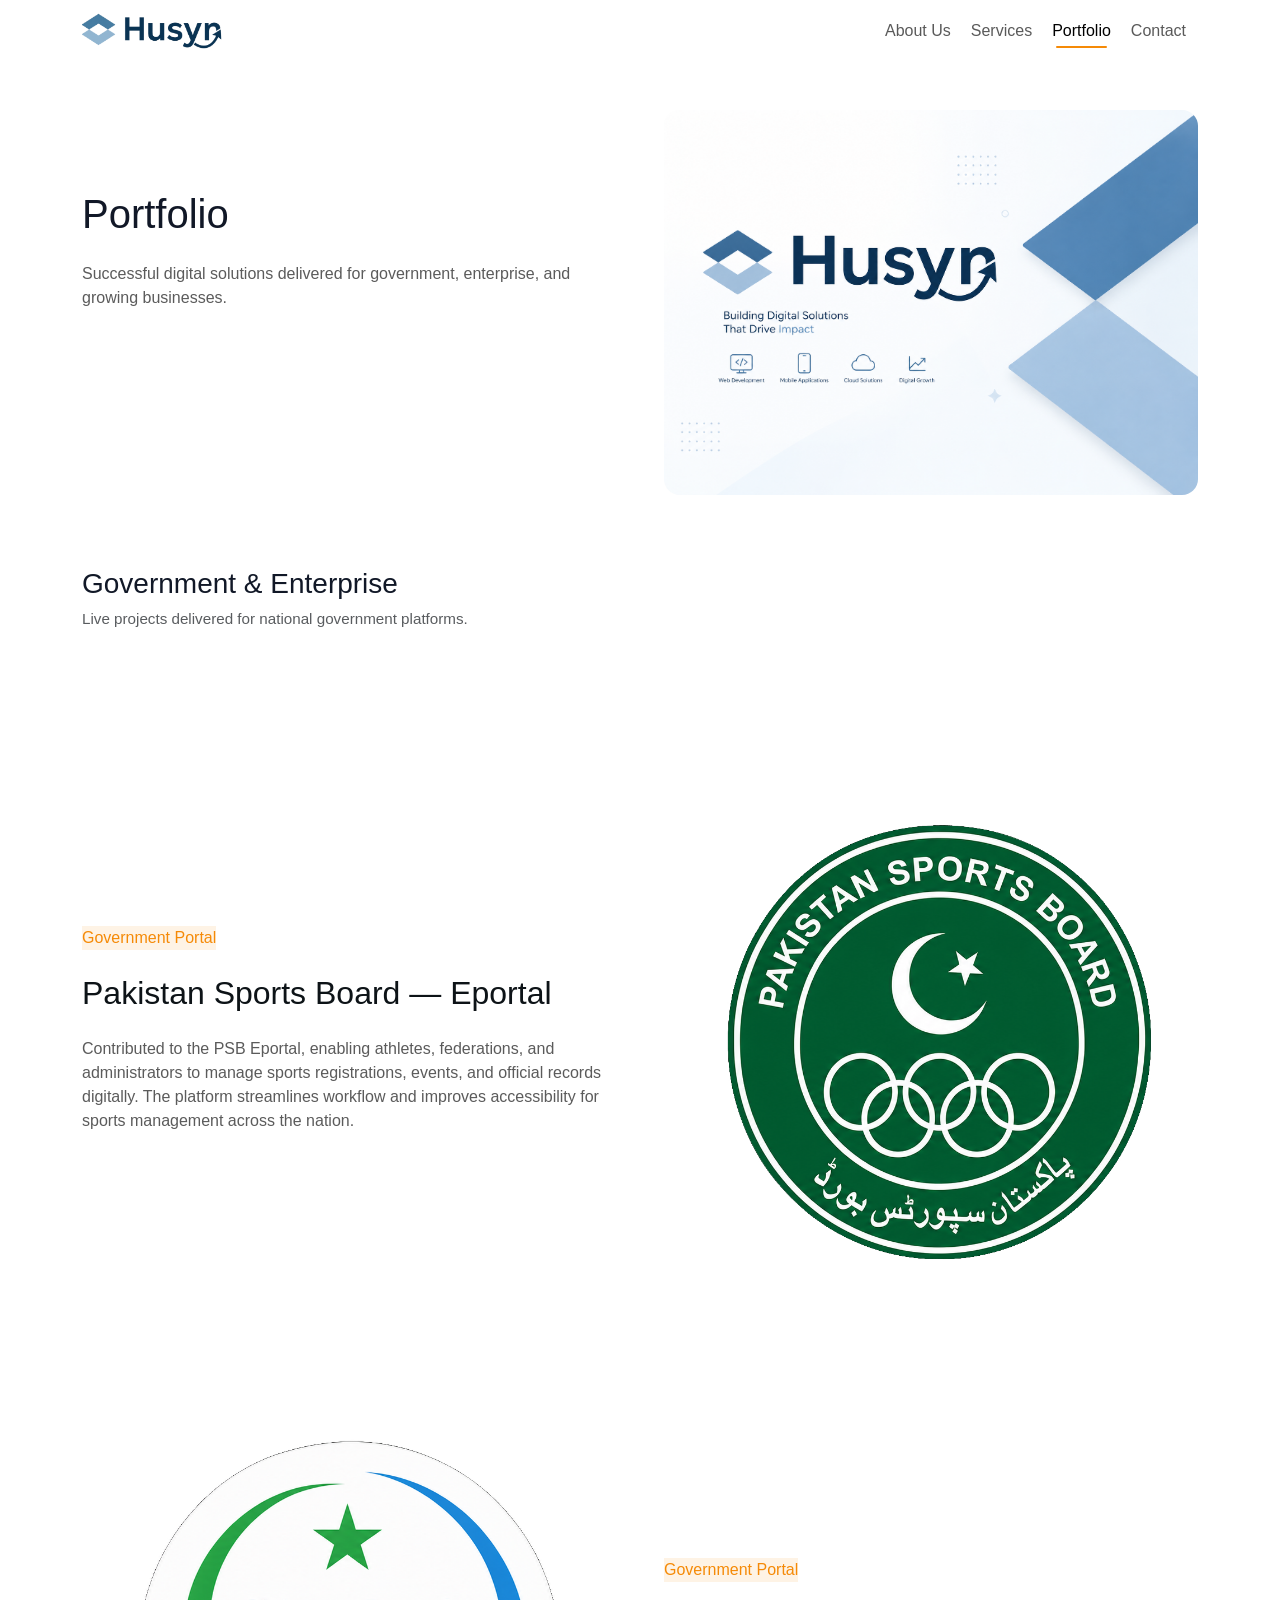
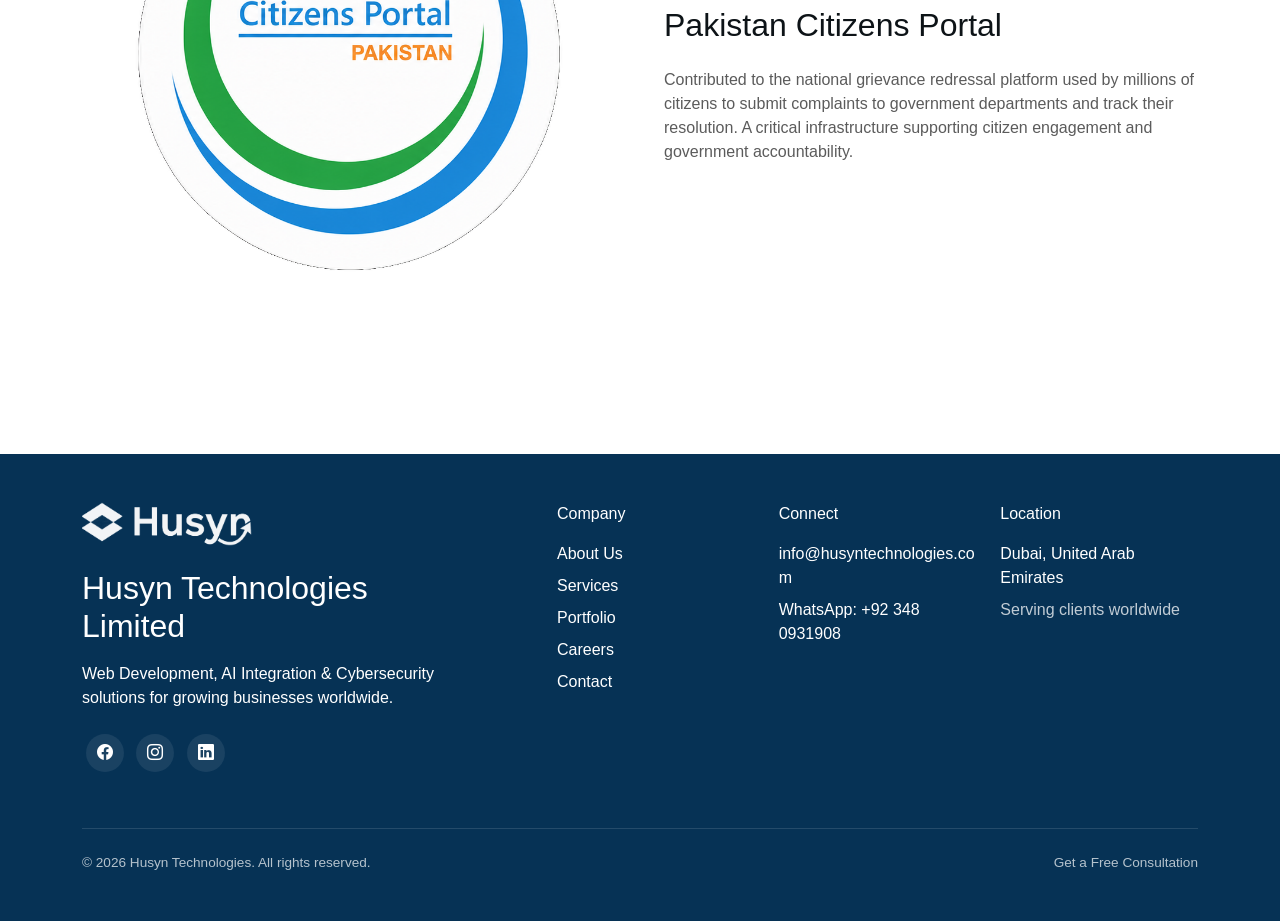
<file: portfolio.html>
<!DOCTYPE html>
<html lang="en">
  <head>
    <meta charset="UTF-8" />
    <meta http-equiv="X-UA-Compatible" content="IE=edge" />
    <meta name="viewport" content="width=device-width, initial-scale=1.0" />
    <title>HusynTechnologies | Portfolio</title>
    <link rel="stylesheet" href="./app.css" />
    <link
      href="https://cdn.jsdelivr.net/npm/bootstrap@5.1.3/dist/css/bootstrap.min.css"
      rel="stylesheet"
      integrity="sha384-1BmE4kWBq78iYhFldvKuhfTAU6auU8tT94WrHftjDbrCEXSU1oBoqyl2QvZ6jIW3"
      crossorigin="anonymous"
    />
    <link
      rel="stylesheet"
      href="https://cdn.jsdelivr.net/npm/bootstrap-icons@1.8.1/font/bootstrap-icons.css"
    />
    <script src="./components/Navbar.js" defer></script>
  </head>
  <body>
    <div class="app">
      <!-- Navbar  -->
      <nav id="navbar" class="navbar navbar-expand-md navbar-light"></nav>
      
      <!-- Header  -->
      <div class="container-fluid py-4 py-md-5 light-bg overflow-hidden">
        <div class="container">
          <div class="row g-5">
            <div class="col-md-5 col-lg-6 py-3">
              <div class="pt-lg-5">
                <h1 class="cl-blue-900 mt-3">
                  Portfolio
                </h1>
                <p class="my-4">
                  Successful digital solutions delivered for government, enterprise, and growing businesses.
                </p>
              </div>
              <div class="mt-4">
                  <!-- <a
                    href="./contact.html"
                    type="button"
                    class="btn btn-primary my-2 rounded-pill"
                  >
                    Start Your Project
                  </a> -->
              </div>
            </div>
            <div class="col-md-7 col-lg-6 position-relative">
              <!-- <div class="img-bar"></div> -->
              <!-- <img
                src="./images/Circle.svg"
                alt=""
                class="overlay-img--circle p-ru position-absolute"
              /> -->
              <img
                class="img-fit-cover b-6"     
                src="./images/portfoliobanner.png"
                alt="Portfolio"
                srcset=""
              />
            </div>
          </div>
        </div>
      </div>

      <!-- Portfolio Section  -->
      <section class="container-fluid light-bg overflow-hidden mt-5 mt-md-4">
        <div class="container">
          <!-- Government & Enterprise Projects -->
          <div class="mb-5 pb-3">
            <h3 class="cl-blue-900 mb-2">Government &amp; Enterprise</h3>
            <p class="text-muted mb-5" style="font-size:0.95rem;">Live projects delivered for national government platforms.</p>
          </div>

          <div class="row gy-5 gy-md-0">
            <!-- Pakistan Sports Board Eportal -->
            <div class="col-12">
              <div class="row gx-5 gy-3 align-items-center">
                <div class="col-12 col-md-6">
                  <span class="mb-3 d-inline-block bg-brand-primayfaint cl-blue-700 portfolio-badge">Government Portal</span>
                  <h2 class="mt-2">Pakistan Sports Board — Eportal</h2>
                  <p class="py-3">
                    Contributed to the PSB Eportal, enabling athletes, federations, and administrators to manage sports registrations, events, and official records digitally. The platform streamlines workflow and improves accessibility for sports management across the nation.
                  </p>
                </div>
                <div class="col-12 col-md-6 p-3 p-lg-5 position-relative">
                  <div class="position-relative">
                    <img
                      class="img-fit-cover b-6"
                      src="./images/PSB.png"
                      alt="Pakistan Sports Board Eportal"
                      srcset=""
                    />
                  </div>
                </div>
              </div>
            </div>

            <!-- Pakistan Citizens Portal -->
            <div class="col-12">
              <div class="row gx-5 gy-3 align-items-center">
                <div class="col-12 col-md-6 p-3 p-lg-5 position-relative order-md-1 order-2">
                  <div class="position-relative">
                    <img
                      class="img-fit-cover b-6"
                      src="./images/PCP.png"
                      alt="Pakistan Citizens Portal"
                      srcset=""
                    />
                  </div>
                </div>
                <div class="col-12 col-md-6 order-md-2 order-1">
                  <span class="mb-3 d-inline-block bg-brand-primayfaint cl-blue-700 portfolio-badge">Government Portal</span>
                  <h2 class="mt-2">Pakistan Citizens Portal</h2>
                  <p class="py-3">
                    Contributed to the national grievance redressal platform used by millions of citizens to submit complaints to government departments and track their resolution. A critical infrastructure supporting citizen engagement and government accountability.
                  </p>
                </div>
              </div>
            </div>
          </div>
        </div>
      </section>

            <!-- <section
              id="videoSection"
              class="container-fluid py-5 my-md-3 my-lg-4"
            ></section> -->

      <!-- Footer  -->
      <footer
        id="footer"
        class="container-fluid bg-blueDark py-5 dark-bg mt-5"
      ></footer>
    </div>

    <!-- Bootstrap CDN link  -->
    <script
      src="https://cdn.jsdelivr.net/npm/bootstrap@5.1.3/dist/js/bootstrap.bundle.min.js"
      integrity="sha384-ka7Sk0Gln4gmtz2MlQnikT1wXgYsOg+OMhuP+IlRH9sENBO0LRn5q+8nbTov4+1p"
      crossorigin="anonymous"
    ></script>
    <!--  App.js file -->
    <script src="./app.js"></script>
    <!--  Component : Footer -->
    <script src="./components/Footer.js"></script>
    <!--  Component : videoSection -->
    <script src="./components/VideoSection.js"></script>
  </body>
</html>
</file>
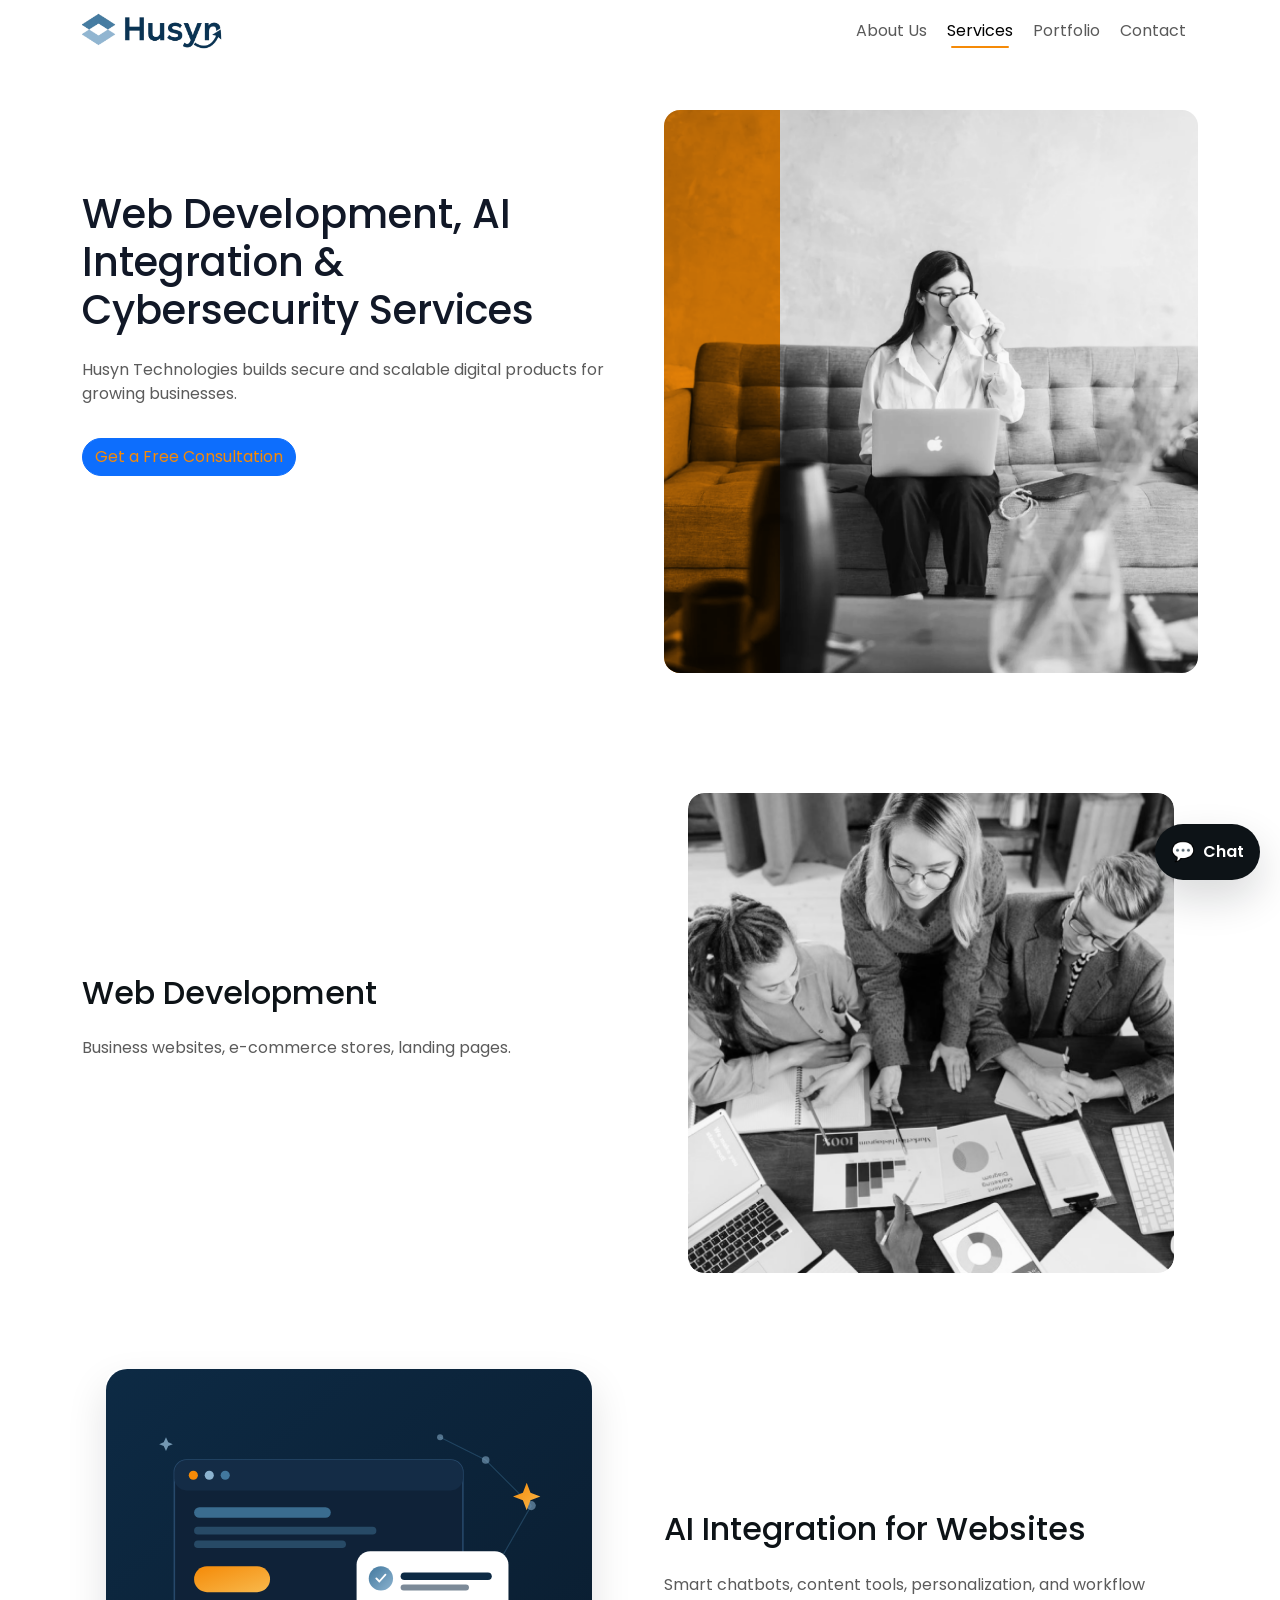
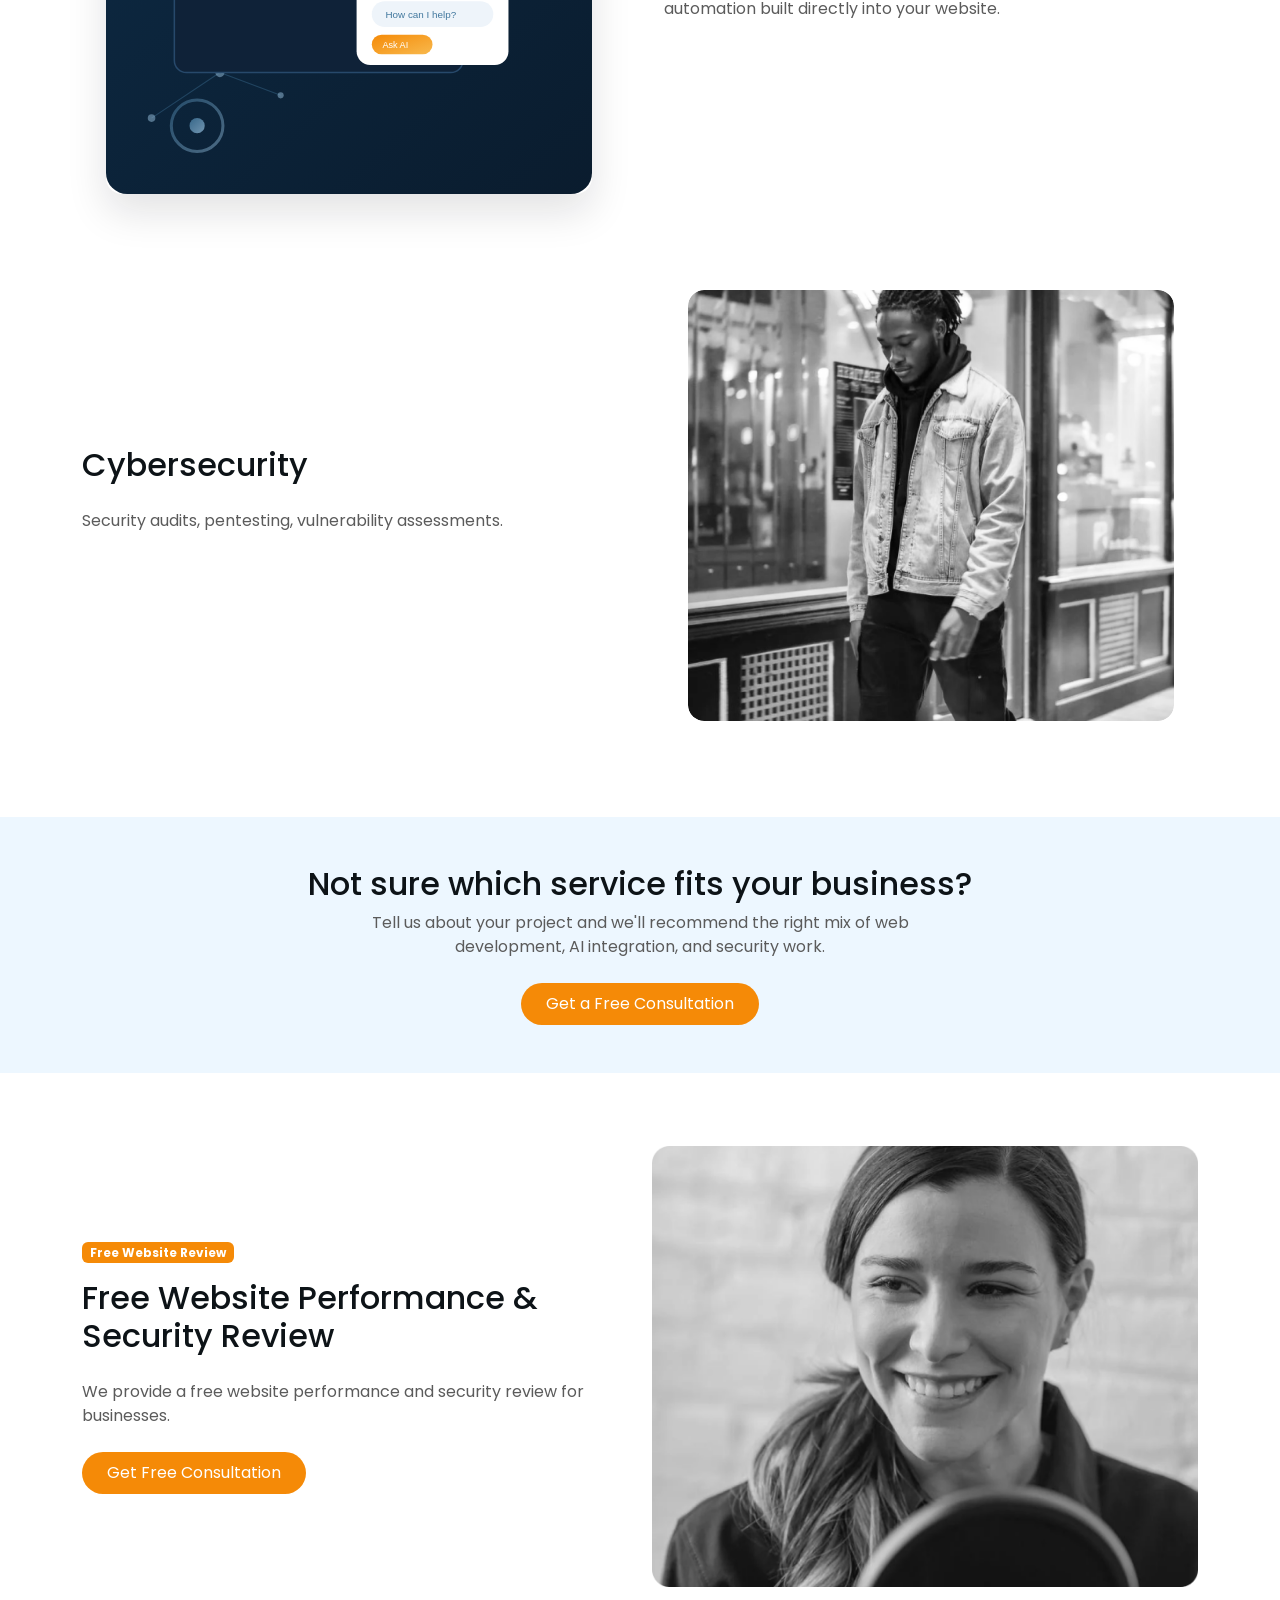
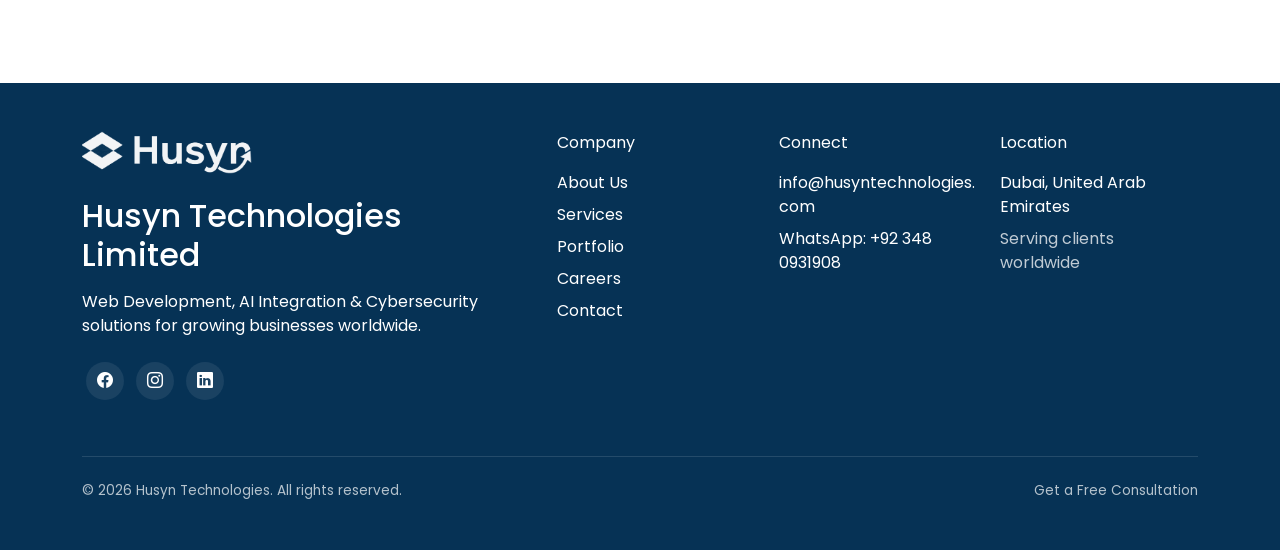
<file: service.html>
<!DOCTYPE html>
<html lang="en">
  <head>
    <meta charset="UTF-8" />
    <meta http-equiv="X-UA-Compatible" content="IE=edge" />
    <meta name="viewport" content="width=device-width, initial-scale=1.0" />
    <title>Services | Web Development, AI Integration & Cybersecurity | Husyn Technologies</title>
    <meta
      name="description"
      content="Explore Husyn Technologies' services: custom web development, AI integration for websites, and cybersecurity audits & pentesting for growing businesses."
    />
    <meta
      name="keywords"
      content="web development services, AI integration for websites, cybersecurity services, penetration testing, security audit, Husyn Technologies"
    />
    <meta name="robots" content="index, follow" />
    <meta name="author" content="Husyn Technologies" />
    <link rel="canonical" href="https://husyntechnologies.com/service.html" />
    <meta name="theme-color" content="#063255" />

    <meta property="og:type" content="website" />
    <meta property="og:site_name" content="Husyn Technologies" />
    <meta property="og:title" content="Services | Husyn Technologies" />
    <meta property="og:description" content="Web development, AI integration for websites, and cybersecurity services for growing businesses." />
    <meta property="og:url" content="https://husyntechnologies.com/service.html" />
    <meta property="og:image" content="https://husyntechnologies.com/images/og-image.png" />
    <meta name="twitter:card" content="summary_large_image" />
    <meta name="twitter:title" content="Services | Husyn Technologies" />
    <meta name="twitter:description" content="Web development, AI integration for websites, and cybersecurity services for growing businesses." />
    <meta name="twitter:image" content="https://husyntechnologies.com/images/og-image.png" />

    <link rel="icon" type="image/x-icon" href="./favicon.ico" />
    <link rel="icon" type="image/png" sizes="32x32" href="./images/favicon-32x32.png" />
    <link rel="icon" type="image/png" sizes="16x16" href="./images/favicon-16x16.png" />
    <link rel="apple-touch-icon" sizes="180x180" href="./images/apple-touch-icon.png" />
    <link rel="manifest" href="./site.webmanifest" />

    <link rel="preconnect" href="https://fonts.googleapis.com" />
    <link rel="preconnect" href="https://fonts.gstatic.com" crossorigin />
    <link rel="preconnect" href="https://cdn.jsdelivr.net" crossorigin />
    <link
      href="https://fonts.googleapis.com/css2?family=Poppins:wght@100;200;300;400;500;600;700;800&display=swap"
      rel="stylesheet"
    />

    <link rel="stylesheet" href="./app.css" />
    <link
      href="https://cdn.jsdelivr.net/npm/bootstrap@5.1.3/dist/css/bootstrap.min.css"
      rel="stylesheet"
      integrity="sha384-1BmE4kWBq78iYhFldvKuhfTAU6auU8tT94WrHftjDbrCEXSU1oBoqyl2QvZ6jIW3"
      crossorigin="anonymous"
    />
    <link
      rel="stylesheet"
      href="https://cdn.jsdelivr.net/npm/bootstrap-icons@1.8.1/font/bootstrap-icons.css"
    />
    <script src="./components/Navbar.js" defer></script>

    <script type="application/ld+json">
      {
        "@context": "https://schema.org",
        "@type": "ItemList",
        "itemListElement": [
          {
            "@type": "Service",
            "position": 1,
            "name": "Web Development",
            "description": "Business websites, e-commerce stores, and landing pages.",
            "provider": { "@type": "Organization", "name": "Husyn Technologies" }
          },
          {
            "@type": "Service",
            "position": 2,
            "name": "AI Integration for Websites",
            "description": "AI-powered chatbots, content tools, personalization, and workflow automation built into your website.",
            "provider": { "@type": "Organization", "name": "Husyn Technologies" }
          },
          {
            "@type": "Service",
            "position": 3,
            "name": "Cybersecurity",
            "description": "Security audits, penetration testing, and vulnerability assessments.",
            "provider": { "@type": "Organization", "name": "Husyn Technologies" }
          }
        ]
      }
    </script>
  </head>
  <body>
    <a class="skip-link" href="#main-content">Skip to main content</a>
    <div class="app">
      <!-- Navbar  -->
      <nav id="navbar" class="navbar navbar-expand-md navbar-light"></nav>
      <main id="main-content">
      <!-- Header  -->
      <div class="container-fluid py-4 py-md-5 light-bg overflow-hidden">
        <div class="container">
          <div class="row g-5">
            <div class="col-md-5 col-lg-6 py-3">
              <div class="pt-lg-5">
                <h1 class="cl-blue-900 mt-3">
                  Web Development, AI Integration &amp; Cybersecurity Services
                </h1>
                <p class="my-4">
                  Husyn Technologies builds secure and scalable digital products for growing businesses.
                </p>
              </div>
              <div class="mt-4">
                <a
                  href="./contact.html"
                  type="button"
                  class="btn btn-primary my-2 rounded-pill"
                >
                  Get a Free Consultation
                </a>
              </div>
            </div>
            <div class="col-md-7 col-lg-6 position-relative img-zoom">
              <div class="img-bar"></div>

              <!-- <img
                src="./images/Circle.svg"
                alt=""
                class="overlay-img--circle p-ru position-absolute"
                loading="lazy"
              /> -->
              <img
                class="img-fit-cover b-6"
                src="./images/headerImg-Serv.png"
                alt="Husyn Technologies service overview illustration"
                width="616"
                height="650"
                fetchpriority="high"
              />
            </div>
          </div>
        </div>
      </div>
      <!-- Feature setion  -->
      <section class="container-fluid light-bg overflow-hidden mt-5 mt-md-4">
        <div class="container">
          <div class="row gy-5 gy-md-0">
            <div class="col-12 reveal">
              <div class="row gx-5 gy-3 align-items-center">
                <div class="col-12 col-md-6">
                  <h2>Web Development</h2>
                  <p class="py-3">
                    Business websites, e-commerce stores, landing pages.
                  </p>
                </div>
                <div class="col-12 col-md-6 p-3 p-lg-5 position-relative">
                  <div class="position-relative img-zoom b-6">
                    <img
                      class="img-fit-cover b-6"
                      src="./images/Servicesection-Img.png"
                      alt="Web development service preview"
                      loading="lazy"
                    />
                  </div>
                </div>
              </div>
            </div>
            <div class="col-12 reveal">
              <div class="row gx-5 gy-3 align-items-center">
                <div class="col-12 col-md-6 p-3 p-lg-5 position-relative order-md-1 order-2">
                  <div class="position-relative service-illustration">
                    <img
                      src="./images/ai-integration-illustration.svg"
                      alt="Illustration of an AI chat assistant integrated into a website"
                      loading="lazy"
                    />
                  </div>
                </div>
                <div class="col-12 col-md-6 order-md-2 order-1">
                  <h2>AI Integration for Websites</h2>
                  <p class="py-3">
                    Smart chatbots, content tools, personalization, and workflow automation built directly into your website.
                  </p>
                </div>
              </div>
            </div>
            <div class="col-12 reveal">
              <div class="row gx-5 gy-3 align-items-center">
                <div class="col-12 col-md-6">
                  <h2>Cybersecurity</h2>
                  <p class="py-3">
                    Security audits, pentesting, vulnerability assessments.
                  </p>
                </div>
                <div class="col-12 col-md-6 p-3 p-lg-5 position-relative">
                  <div class="position-relative img-zoom b-6">
                    <img
                      class="img-fit-cover b-6"
                      src="./images/service-featureImg3.png"
                      alt="Cybersecurity audit and penetration testing service preview"
                      loading="lazy"
                    />
                  </div>
                </div>
              </div>
            </div>
          </div>
        </div>
      </section>
      <!-- CTA  -->
      <section class="container-fluid py-5 mt-5 bg-bluefaint light-bg text-center reveal">
        <div class="container">
          <h2>Not sure which service fits your business?</h2>
          <p class="mx-auto mb-0" style="max-width: 34rem;">
            Tell us about your project and we'll recommend the right mix of web development, AI integration, and security work.
          </p>
          <a href="./contact.html" class="btn bg-brand-primay text-white rounded-pill px-4 py-2 mt-4">
            Get a Free Consultation
          </a>
        </div>
      </section>
      <!-- Video Section  -->
      <section
        id="videoSection"
        class="container-fluid py-5 my-md-3 my-lg-4 reveal"
      ></section>
      </main>
      <!-- Footer  -->
      <footer
        id="footer"
        class="container-fluid bg-blueDark py-5 dark-bg mt-5"
      ></footer>
    </div>

    <!-- Bootstrap CDN link  -->
    <script
      src="https://cdn.jsdelivr.net/npm/bootstrap@5.1.3/dist/js/bootstrap.bundle.min.js"
      integrity="sha384-ka7Sk0Gln4gmtz2MlQnikT1wXgYsOg+OMhuP+IlRH9sENBO0LRn5q+8nbTov4+1p"
      crossorigin="anonymous"
    ></script>
    <div class="chat-widget" id="chatWidget">
      <button class="chat-widget-toggle" id="chatWidgetToggle" aria-label="Open chat" aria-expanded="false" aria-controls="chatWidgetPanel">
        <span class="chat-widget-icon" aria-hidden="true">💬</span>
        <span class="chat-widget-label">Chat</span>
      </button>
      <div class="chat-widget-panel" id="chatWidgetPanel" aria-hidden="true">
        <div class="chat-widget-header">
          <div>
            <strong>Support Chat</strong>
            <p>How can we help you today?</p>
          </div>
          <button type="button" class="chat-widget-close" id="chatWidgetClose" aria-label="Close chat">✕</button>
        </div>
        <div class="chat-widget-body" id="chatWidgetBody">
          <div class="chat-message bot">Hi there! 👋 Ask me about our services, pricing, contact info, or business hours.</div>
        </div>
        <form class="chat-widget-form" id="chatWidgetForm">
          <input type="text" id="chatWidgetInput" placeholder="Type your message..." aria-label="Type your message" />
          <button type="submit" class="chat-widget-send">Send</button>
        </form>
      </div>
    </div>
    <!--  App.js file -->
    <script src="./app.js"></script>
    <!--  Component : Footer -->
    <script src="./components/Footer.js"></script>
    <!--  Component : videoSection -->
    <script src="./components/VideoSection.js"></script>
  </body>
</html>
</file>
<file: app.css>
* {
  font-family: "Poppins", sans-serif;
}

:root {
  --brand-navy: #0d1317;
  --brand-blue-900: #111827;
  --brand-blue-700: #2563eb;
  --brand-accent: #f58a07;
  --brand-blue-deep: #063255;
  --ease-smooth: cubic-bezier(0.22, 1, 0.36, 1);
}

/* Smooth in-page scrolling for anchor links (e.g. "View Services") */
html {
  scroll-behavior: smooth;
}
@media (prefers-reduced-motion: reduce) {
  html {
    scroll-behavior: auto;
  }
}

img {
  max-width: 100%;
}
/* Brand Logo  */
.brand-logo {
  max-width: 140px;
  display: inline-block;
  transition: transform 0.3s var(--ease-smooth), filter 0.3s ease;
}
.brand-logo img {
  display: block;
  width: 100%;
  height: auto;
}
a.navbar-brand.brand-logo:hover,
a.navbar-brand.brand-logo:focus-visible {
  transform: scale(1.04);
}
footer .brand-logo {
  max-width: 170px;
  filter: brightness(0) invert(1);
  opacity: 0.95;
}
footer .brand-logo:hover {
  opacity: 1;
}
.team-post {
  cursor: pointer;
}
.team-post:hover .team-detail {
  transform: translateY(0%);
  -webkit-transform: translateY(0%);
  -moz-transform: translateY(0%);
  -ms-transform: translateY(0%);
  -o-transform: translateY(0%);
}
.team-detail {
  position: absolute;
  bottom: 0;
  left: 0;
  right: 0;
  min-height: 70%;
  background: #161616da;
  transform: translateY(100%);
  -webkit-transform: translateY(100%);
  -moz-transform: translateY(100%);
  -ms-transform: translateY(100%);
  -o-transform: translateY(100%);
  transition: transform ease-in-out 500ms;
  -webkit-transition: transform ease-in-out 500ms;
  -moz-transition: transform ease-in-out 500ms;
  -ms-transition: transform ease-in-out 500ms;
  -o-transition: transform ease-in-out 500ms;
}

/* background  */
.dark-bg,
.dark-bg a {
  color: white;
}
.light-bg h1,
.light-bg h2,
.light-bg h3,
.light-bg h4,
.light-bg h5,
.light-bg h6 {
  color: #0d1317;
}
.light-bg p,
.light-bg li {
  color: #5b5b5b;
}
.light-bg span {
  color: rgba(57, 65, 73, 0.5);
}
.light-bg {
  color: #394149;
}
.light-bg a {
  color: #f58a07;
}
/* background Colors */
.bg-brand-primay {
  background: #f58a07 !important;
  color: white !important;
}
.bg-brand-primayfaint {
  color: #f58a07 !important;
  background: rgba(245, 138, 7, 0.1) !important;
}
.bg-bluefaint {
  background-color: #edf7ff !important;
}
.bg-blue-200 {
  background: rgba(210, 218, 237, 0.17) !important;
}
.bg-bluelight {
  background-color: #dceaf5;
}
.bg-blueDark {
  background: #063255;
}
/* btn, a */
a.bg-brand-primayfaint:hover {
  color: white !important;
  background-color: #f58a07 !important;
}
button.bg-brand-primay:hover,
a.bg-brand-primay:hover {
  background: #f89d2d !important;
}
a.cl-blue-900:hover {
  color: #325771 !important;
}
/* font weight  */
.fw-smbold {
  font-weight: 600 !important;
}

/* border */
.b-6 {
  border-radius: 16px !important;
  -webkit-border-radius: 16px !important;
  -moz-border-radius: 16px !important;
  -ms-border-radius: 16px !important;
  -o-border-radius: 16px !important;
}
/* color  */
.cl-white {
  color: white !important;
}
.cl-blue-900 {
  color: #111827 !important;
}
.cl-primary {
  color: #2563EB !important;
}
.cl-blue-700 {
  color: #2563EB;
}
.icon {
  color: #2563EB;
  font-size: 2rem;
}
.img-bar {
  position: absolute;
  left: 2;
  top: 0;
  bottom: 0;
  background: #f58a07;
  mix-blend-mode: multiply;
  width: 20%;
  z-index: 2;
  border-radius: 16px 0px 0px 16px;
  -webkit-border-radius: 16px 0px 0px 16px;
  -moz-border-radius: 16px 0px 0px 16px;
  -ms-border-radius: 16px 0px 0px 16px;
  -o-border-radius: 16px 0px 0px 16px;
}
.img-fit-cover {
  width: 100%;
  height: 100%;
  object-fit: cover;
  /* max-height: 560px; */
}

.p-tr {
  right: -3.6%;
  top: -5.6%;
}
.p-ru {
  right: -3.6%;
  top: 10%;
}
.p-rc {
  right: -6.5%;
  top: 50%;
}
.p-br {
  right: -0.8%;
  bottom: -4.6%;
}
.p-lu {
  left: -6.5%;
  top: 10%;
}
.p-lc {
  left: -6.5%;
  top: 50%;
}
.p-ld {
  left: -6.5%;
  bottom: 10%;
}
.overlay-img--circle {
  width: 5rem;
}
.overlay-img--ribbon {
  right: -1.6%;
  top: -2.6%;
}
.overlay-img--cubeLg {
  width: 23%;
  height: 23%;
  background: #f58a07;
  mix-blend-mode: multiply;
  right: -0.1%;
  bottom: -0.6%;
}
.overlay-img--cubeSm {
  width: 15%;
  height: 15%;
  background: #f58a07;
  mix-blend-mode: multiply;
}
.fs-7 {
  font-size: 14px !important;
}
@media screen and (max-width: 768px) {
  .overlay-img {
    width: 16vw;
    right: -1%;
    top: -0.9%;
  }
  .overlay-img--circle {
    width: 16vw;
  }
  .overlay-img--ribbon {
    width: 16vw;
    right: -2%;
    top: -1.2%;
  }
  .p-br,
  .p-tr {
    right: -2.6%;
  }
  .tab {
    font-size: 12px !important;
  }
}
@media screen and (max-width: 620px) {
  .p-br,
  .p-tr {
    right: -0.6%;
  }
}
button.bg-white {
  background-color: white;
  color: #f58a07;
}
.person-info span {
  font-size: 14px;
}

a {
  text-decoration: none !important;
}
form label {
  color: #9c9c9c;
}

.chat-widget {
  position: fixed;
  bottom: 20px;
  right: 20px;
  z-index: 9999;
  display: flex;
  flex-direction: column;
  align-items: flex-end;
  gap: 12px;
}

.chat-widget-toggle {
  display: inline-flex;
  align-items: center;
  gap: 0.5rem;
  padding: 0.85rem 1rem;
  border: none;
  border-radius: 999px;
  background: #0d1317;
  color: #ffffff;
  font-weight: 600;
  box-shadow: 0 18px 40px rgba(13, 19, 23, 0.16);
  cursor: pointer;
}

.chat-widget-icon {
  font-size: 1.2rem;
}

.chat-widget-panel {
  width: 320px;
  max-width: calc(100vw - 32px);
  background: #ffffff;
  border-radius: 22px;
  box-shadow: 0 24px 80px rgba(13, 19, 23, 0.18);
  overflow: hidden;
  display: none;
  flex-direction: column;
}

.chat-widget-panel.open {
  display: flex;
}

.chat-widget-header {
  display: flex;
  align-items: center;
  justify-content: space-between;
  gap: 1rem;
  padding: 1rem 1rem 0.75rem;
  background: #0d1317;
  color: #ffffff;
}

.chat-widget-header p {
  margin: 0.15rem 0 0;
  font-size: 0.9rem;
  color: rgba(255, 255, 255, 0.8);
}

.chat-widget-close {
  border: none;
  background: transparent;
  color: #ffffff;
  font-size: 1rem;
  cursor: pointer;
}

.chat-widget-body {
  display: flex;
  flex-direction: column;
  gap: 0.75rem;
  padding: 1rem;
  max-height: 320px;
  overflow-y: auto;
  background: #f7fbff;
}

.chat-message {
  padding: 0.85rem 1rem;
  border-radius: 18px;
  line-height: 1.5;
  font-size: 0.95rem;
  max-width: 85%;
}

.chat-message.bot {
  align-self: flex-start;
  background: #ffffff;
  color: #111827;
  box-shadow: 0 6px 18px rgba(16, 24, 40, 0.06);
}

.chat-message.user {
  align-self: flex-end;
  background: #0d1317;
  color: #ffffff;
  box-shadow: 0 12px 24px rgba(13, 19, 23, 0.12);
}

.chat-widget-form {
  display: flex;
  gap: 0.75rem;
  padding: 1rem;
  background: #ffffff;
  border-top: 1px solid #e6eaf3;
}

.chat-widget-form input {
  flex: 1;
  min-width: 0;
  padding: 0.85rem 1rem;
  border: 1px solid #d1dae8;
  border-radius: 14px;
  font-size: 0.95rem;
  color: #111827;
}

.chat-widget-form input:focus {
  outline: none;
  border-color: #f58a07;
  box-shadow: 0 0 0 3px rgba(245, 138, 7, 0.12);
}

.chat-widget-send {
  padding: 0.85rem 1rem;
  border: none;
  border-radius: 14px;
  background: #f58a07;
  color: #ffffff;
  font-weight: 700;
  cursor: pointer;
}

@media screen and (max-width: 640px) {
  .chat-widget {
    bottom: 16px;
    left: 16px;
    right: 16px;
    align-items: center;
  }

  .chat-widget-panel {
    width: 100%;
    max-width: 100%;
    border-radius: 20px;
  }

  .chat-widget-toggle {
    width: 100%;
    justify-content: center;
  }
}

/* ===================================================================
   Accessibility helpers
=================================================================== */
.skip-link {
  position: absolute;
  left: -999px;
  top: 0;
  z-index: 10000;
  background: var(--brand-accent);
  color: #ffffff;
  padding: 0.75rem 1.25rem;
  border-radius: 0 0 10px 0;
  font-weight: 600;
}
.skip-link:focus {
  left: 0;
}
a:focus-visible,
button:focus-visible,
input:focus-visible,
textarea:focus-visible,
[tabindex]:focus-visible {
  outline: 2px solid var(--brand-accent);
  outline-offset: 3px;
}

/* ===================================================================
   Scroll-reveal animations
=================================================================== */
.reveal {
  opacity: 0;
  transform: translateY(28px);
  transition: opacity 0.7s var(--ease-smooth), transform 0.7s var(--ease-smooth);
  will-change: opacity, transform;
}
.reveal.is-visible {
  opacity: 1;
  transform: translateY(0);
}
.reveal-stagger > * {
  opacity: 0;
  transform: translateY(24px);
  transition: opacity 0.6s var(--ease-smooth), transform 0.6s var(--ease-smooth);
}
.reveal-stagger.is-visible > * {
  opacity: 1;
  transform: translateY(0);
}
.reveal-stagger.is-visible > *:nth-child(1) { transition-delay: 0.03s; }
.reveal-stagger.is-visible > *:nth-child(2) { transition-delay: 0.11s; }
.reveal-stagger.is-visible > *:nth-child(3) { transition-delay: 0.19s; }
.reveal-stagger.is-visible > *:nth-child(4) { transition-delay: 0.27s; }
.reveal-stagger.is-visible > *:nth-child(5) { transition-delay: 0.35s; }
.reveal-stagger.is-visible > *:nth-child(6) { transition-delay: 0.43s; }

@media (prefers-reduced-motion: reduce) {
  .reveal,
  .reveal-stagger > * {
    opacity: 1;
    transform: none;
    transition: none;
  }
  *,
  *::before,
  *::after {
    animation-duration: 0.001ms !important;
    transition-duration: 0.001ms !important;
  }
}

/* ===================================================================
   Hover micro-interactions: buttons, cards, links, nav, images
=================================================================== */
.btn {
  transition: transform 0.28s var(--ease-smooth), box-shadow 0.28s var(--ease-smooth),
    background-color 0.28s ease, color 0.28s ease;
}
.btn:hover,
.btn:focus-visible {
  transform: translateY(-3px);
  box-shadow: 0 14px 28px rgba(13, 19, 23, 0.16);
}
.btn:active {
  transform: translateY(-1px) scale(0.98);
}

.card {
  transition: transform 0.35s var(--ease-smooth), box-shadow 0.35s var(--ease-smooth);
}
a .card:hover,
.card.card-hover:hover {
  transform: translateY(-7px);
  box-shadow: 0 22px 44px rgba(13, 19, 23, 0.1);
}

.img-fit-cover {
  transition: transform 0.6s var(--ease-smooth);
}
.img-zoom {
  overflow: hidden;
}
.img-zoom:hover .img-fit-cover {
  transform: scale(1.06);
}
.card-img-top {
  transition: transform 0.6s var(--ease-smooth);
}
.img-zoom:hover .card-img-top {
  transform: scale(1.06);
}
.portfolio-thumb {
  height: 220px;
  overflow: hidden;
}
.portfolio-thumb img {
  width: 100%;
  height: 100%;
  object-fit: cover;
}

.navbar-nav .nav-link {
  position: relative;
  transition: color 0.25s ease;
}
.navbar-nav .nav-link::after {
  content: "";
  position: absolute;
  left: 0.75rem;
  right: 0.75rem;
  bottom: 0.15rem;
  height: 2px;
  background: var(--brand-accent);
  border-radius: 2px;
  transform: scaleX(0);
  transform-origin: left;
  transition: transform 0.3s var(--ease-smooth);
}
.navbar-nav .nav-link:hover::after,
.navbar-nav .nav-link.active::after {
  transform: scaleX(1);
}

.navbar-toggler {
  transition: transform 0.25s ease;
}
.navbar-toggler:hover {
  transform: scale(1.06);
}

a[class*="card-link"],
.service-section-wrappper a,
section a:not(.btn):not(.navbar-brand):not(.nav-link) {
  position: relative;
  transition: color 0.25s ease;
}

.badge {
  transition: transform 0.3s var(--ease-smooth);
}
.badge:hover {
  transform: translateY(-2px);
}

/* Industry / feature mini-cards lift slightly on hover for a tactile feel */
.row .card.border-0.b-6:hover {
  transform: translateY(-6px);
  box-shadow: 0 18px 36px rgba(13, 19, 23, 0.08);
}

/* Social icons in footer */
.brand-socials a {
  display: inline-flex;
  align-items: center;
  justify-content: center;
  width: 38px;
  height: 38px;
  border-radius: 50%;
  background: rgba(255, 255, 255, 0.08);
  transition: transform 0.3s var(--ease-smooth), background-color 0.3s ease;
}
.brand-socials a:hover,
.brand-socials a:focus-visible {
  background: var(--brand-accent);
  transform: translateY(-3px) scale(1.05);
}

/* ===================================================================
   Testimonials section
=================================================================== */
.testimonial-card {
  background: #ffffff;
  border-radius: 18px;
  padding: 2rem;
  height: 100%;
  box-shadow: 0 12px 30px rgba(13, 19, 23, 0.06);
  border: 1px solid rgba(13, 19, 23, 0.05);
  transition: transform 0.35s var(--ease-smooth), box-shadow 0.35s var(--ease-smooth);
}
.testimonial-card:hover {
  transform: translateY(-8px);
  box-shadow: 0 26px 48px rgba(13, 19, 23, 0.12);
}
.testimonial-stars {
  color: var(--brand-accent);
  font-size: 0.95rem;
  letter-spacing: 2px;
}
.testimonial-quote {
  color: #394149;
  font-size: 1.02rem;
  line-height: 1.7;
  margin: 1rem 0 1.5rem;
}
.testimonial-author {
  display: flex;
  align-items: center;
  gap: 0.85rem;
}
.avatar-initial {
  width: 48px;
  height: 48px;
  min-width: 48px;
  border-radius: 50%;
  display: inline-flex;
  align-items: center;
  justify-content: center;
  font-weight: 700;
  font-size: 0.95rem;
  color: #ffffff;
  background: linear-gradient(135deg, #42789e, #0d2a44);
}
.avatar-initial.alt-1 {
  background: linear-gradient(135deg, #8cb3cf, #1d3b56);
}
.avatar-initial.alt-2 {
  background: linear-gradient(135deg, #f58a07, #b9620a);
}
.testimonial-author-name {
  font-weight: 600;
  color: #111827;
  margin: 0;
}
.testimonial-author-role {
  font-size: 0.85rem;
  color: #5b5b5b;
  margin: 0;
}
.testimonial-quote-icon {
  color: var(--brand-accent);
  font-size: 1.6rem;
  opacity: 0.5;
  line-height: 1;
}

/* ===================================================================
   Leadership / team section
=================================================================== */
.leader-card {
  position: relative;
  border-radius: 18px;
  overflow: hidden;
  background: #0d2238;
  box-shadow: 0 16px 34px rgba(13, 19, 23, 0.1);
  transition: transform 0.35s var(--ease-smooth), box-shadow 0.35s var(--ease-smooth);
}
.leader-card:hover {
  transform: translateY(-8px);
  box-shadow: 0 26px 50px rgba(13, 19, 23, 0.16);
}
.leader-card img {
  display: block;
  width: 100%;
  aspect-ratio: 1 / 1;
  object-fit: cover;
  transition: transform 0.5s var(--ease-smooth);
}
.leader-card:hover img {
  transform: scale(1.05);
}
.leader-card-body {
  padding: 1.25rem 1.4rem 1.5rem;
  background: #ffffff;
}
.leader-name {
  font-weight: 700;
  font-size: 1.05rem;
  color: #111827;
  margin: 0;
}
.leader-role {
  display: inline-block;
  margin-top: 0.35rem;
  font-size: 0.8rem;
  font-weight: 600;
  letter-spacing: 0.04em;
  text-transform: uppercase;
  color: var(--brand-accent);
  background: rgba(245, 138, 7, 0.1);
  padding: 0.25rem 0.65rem;
  border-radius: 999px;
}
.leader-socials {
  margin-top: 0.85rem;
  display: flex;
  gap: 0.6rem;
}
.leader-socials a {
  display: inline-flex;
  align-items: center;
  justify-content: center;
  width: 32px;
  height: 32px;
  border-radius: 50%;
  background: #f1f5f9;
  color: #111827;
  transition: background-color 0.25s ease, color 0.25s ease, transform 0.25s ease;
}
.leader-socials a:hover {
  background: var(--brand-accent);
  color: #ffffff;
  transform: translateY(-2px);
}

/* ===================================================================
   Service icon / illustration cards
=================================================================== */
.service-illustration {
  border-radius: 16px;
  overflow: hidden;
  box-shadow: 0 18px 40px rgba(13, 19, 23, 0.12);
}
.service-illustration img,
.service-illustration svg {
  display: block;
  width: 100%;
  height: auto;
}

/* ===================================================================
   Chat widget enhancements
=================================================================== */
.chat-widget-toggle {
  transition: transform 0.3s var(--ease-smooth), box-shadow 0.3s ease;
  animation: chatPulse 2.6s ease-in-out infinite;
}
.chat-widget-toggle:hover {
  transform: translateY(-3px) scale(1.04);
}
@keyframes chatPulse {
  0%, 100% { box-shadow: 0 18px 40px rgba(13, 19, 23, 0.16), 0 0 0 0 rgba(245, 138, 7, 0.35); }
  50% { box-shadow: 0 18px 40px rgba(13, 19, 23, 0.16), 0 0 0 8px rgba(245, 138, 7, 0); }
}
@media (prefers-reduced-motion: reduce) {
  .chat-widget-toggle {
    animation: none;
  }
}

.chat-widget-panel {
  transform-origin: bottom right;
  animation: chatPanelIn 0.28s var(--ease-smooth);
}
@keyframes chatPanelIn {
  from { opacity: 0; transform: scale(0.9) translateY(12px); }
  to { opacity: 1; transform: scale(1) translateY(0); }
}

.chat-message {
  animation: chatMsgIn 0.3s var(--ease-smooth);
}
@keyframes chatMsgIn {
  from { opacity: 0; transform: translateY(8px); }
  to { opacity: 1; transform: translateY(0); }
}

.chat-typing {
  align-self: flex-start;
  display: inline-flex;
  align-items: center;
  gap: 4px;
  background: #ffffff;
  padding: 0.85rem 1rem;
  border-radius: 18px;
  box-shadow: 0 6px 18px rgba(16, 24, 40, 0.06);
}
.chat-typing span {
  width: 6px;
  height: 6px;
  border-radius: 50%;
  background: #9aa7b5;
  display: inline-block;
  animation: chatTypingDot 1.1s infinite ease-in-out;
}
.chat-typing span:nth-child(2) { animation-delay: 0.15s; }
.chat-typing span:nth-child(3) { animation-delay: 0.3s; }
@keyframes chatTypingDot {
  0%, 60%, 100% { transform: translateY(0); opacity: 0.5; }
  30% { transform: translateY(-4px); opacity: 1; }
}

.chat-quick-replies {
  display: flex;
  flex-wrap: wrap;
  gap: 0.5rem;
  padding: 0 1rem 1rem;
}
.chat-quick-reply {
  border: 1px solid #d1dae8;
  background: #ffffff;
  color: #111827;
  font-size: 0.82rem;
  padding: 0.45rem 0.85rem;
  border-radius: 999px;
  cursor: pointer;
  transition: background-color 0.25s ease, color 0.25s ease, transform 0.25s ease, border-color 0.25s ease;
}
.chat-quick-reply:hover,
.chat-quick-reply:focus-visible {
  background: var(--brand-accent);
  border-color: var(--brand-accent);
  color: #ffffff;
  transform: translateY(-2px);
}
.chat-message a {
  color: var(--brand-accent);
  text-decoration: underline !important;
  font-weight: 600;
}
.chat-message.user a {
  color: #ffd9a3;
}

.chat-widget-toggle .chat-widget-icon {
  transition: transform 0.3s var(--ease-smooth);
}
.chat-widget-panel.open ~ .chat-widget-toggle .chat-widget-icon,
.chat-widget-toggle.is-active .chat-widget-icon {
  transform: rotate(90deg);
}

/* ===================================================================
   Footer bottom bar
=================================================================== */
.footer-bottom-bar {
  border-top: 1px solid rgba(255, 255, 255, 0.12);
  margin-top: 2.5rem;
  padding-top: 1.5rem;
  font-size: 0.85rem;
  color: rgba(255, 255, 255, 0.7);
  display: flex;
  flex-wrap: wrap;
  gap: 0.75rem;
  justify-content: space-between;
}
.footer-bottom-bar a {
  color: rgba(255, 255, 255, 0.7);
}
.footer-bottom-bar a:hover {
  color: #ffffff;
}
footer a,
footer .row .col,
footer [class*="col-"] {
  overflow-wrap: anywhere;
  word-break: break-word;
}

/* Form polish */
.form-control {
  transition: box-shadow 0.25s ease, border-color 0.25s ease;
}
.form-control:focus {
  box-shadow: 0 0 0 3px rgba(245, 138, 7, 0.15);
}
.form-success {
  display: none;
  align-items: center;
  gap: 0.6rem;
  background: rgba(34, 197, 94, 0.1);
  color: #15803d;
  border-radius: 12px;
  padding: 0.9rem 1.1rem;
  font-weight: 600;
  margin-top: 1rem;
}
.form-success.show {
  display: flex;
}
</file>
